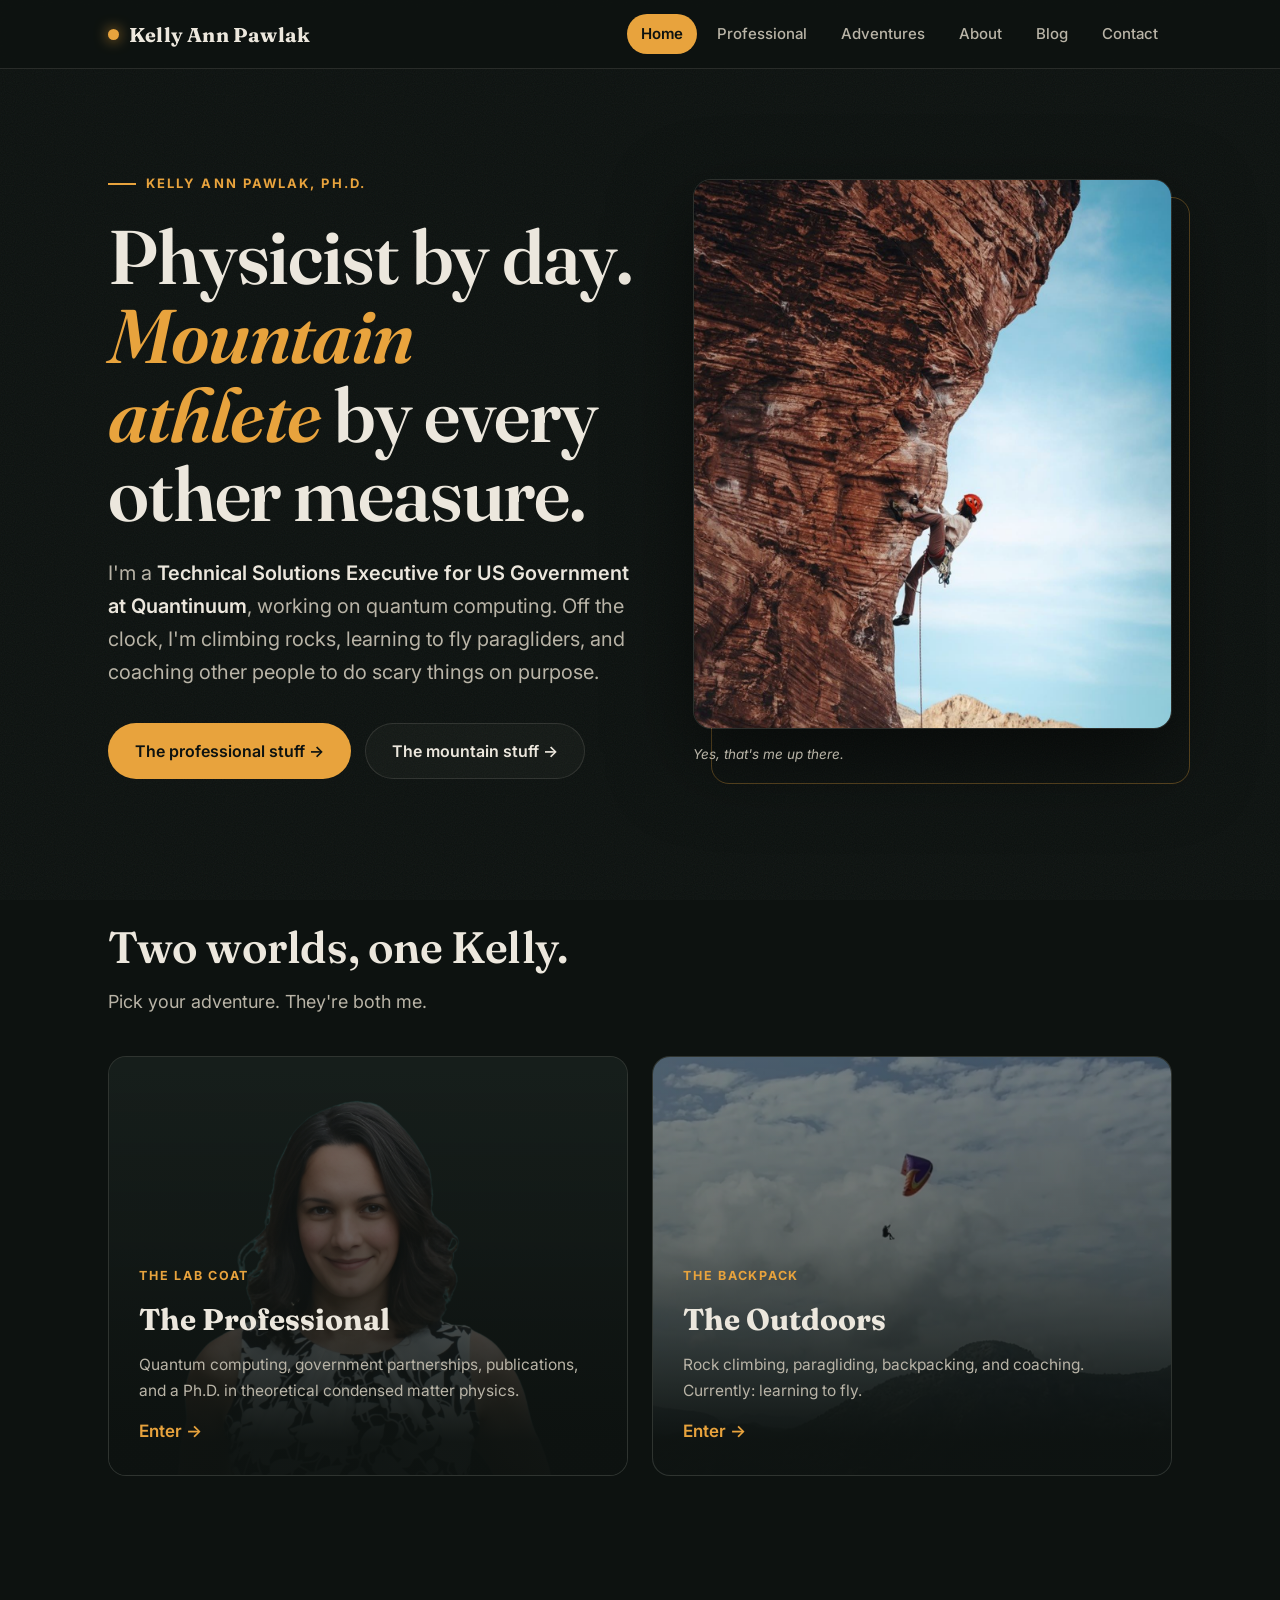
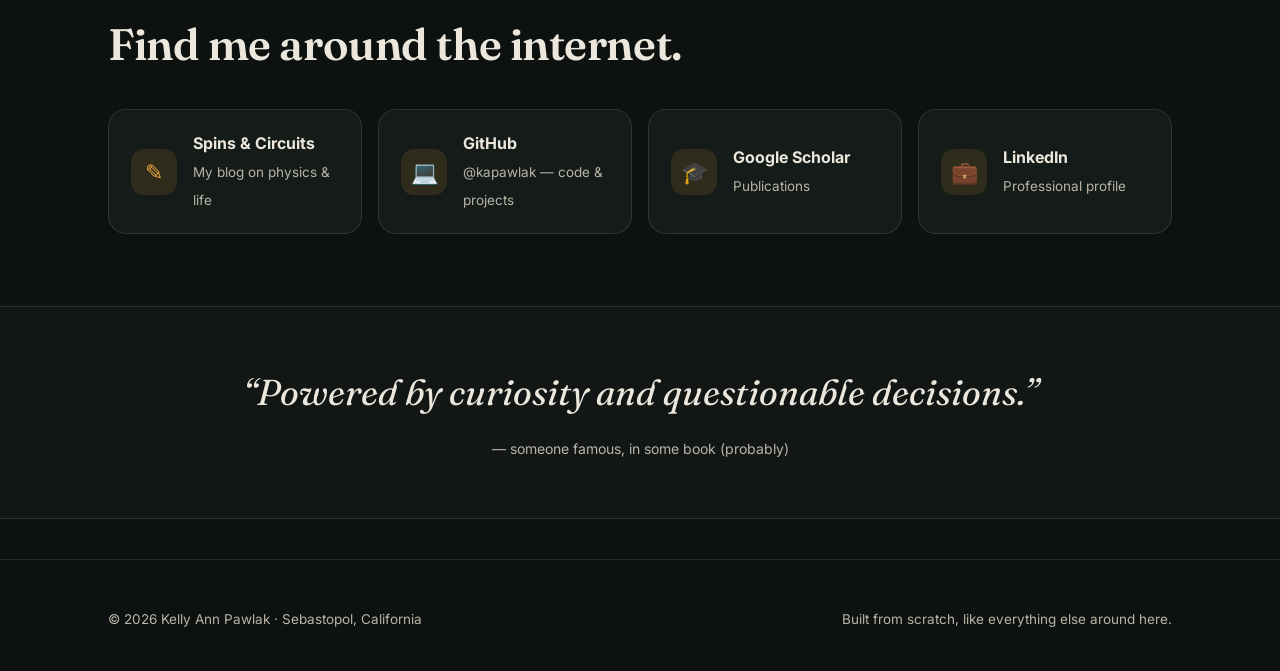
<file: index.html>
<!doctype html>
<html lang="en">
<head>
  <meta charset="utf-8">
  <meta name="viewport" content="width=device-width, initial-scale=1">
  <title>Kelly Ann Pawlak, Ph.D. — Quantum physicist & mountain athlete</title>
  <meta name="description" content="Kelly Ann Pawlak, Ph.D.: quantum computing at Quantinuum, rock climber, paraglider pilot, coach. Physicist by day, mountain athlete by every other measure.">
  <link rel="canonical" href="https://kellyannpawlak.com/">
  <meta property="og:type" content="website">
  <meta property="og:title" content="Kelly Ann Pawlak, Ph.D.">
  <meta property="og:description" content="Quantum computing at Quantinuum. Rock climber, paraglider pilot, coach. Physicist by day, mountain athlete by every other measure.">
  <meta property="og:url" content="https://kellyannpawlak.com/">
  <meta property="og:image" content="https://kellyannpawlak.com/assets/climbing-redrock.jpg">
  <meta name="twitter:card" content="summary_large_image">
  <link rel="icon" href="data:image/svg+xml,%3Csvg xmlns='http://www.w3.org/2000/svg' viewBox='0 0 64 64'%3E%3Ccircle cx='32' cy='32' r='30' fill='%230d1210'/%3E%3Ccircle cx='32' cy='32' r='12' fill='none' stroke='%23e8a33d' stroke-width='5'/%3E%3Ccircle cx='32' cy='32' r='3' fill='%23e8a33d'/%3E%3C/svg%3E">
  <link rel="preconnect" href="https://fonts.googleapis.com">
  <link rel="preconnect" href="https://fonts.gstatic.com" crossorigin>
  <link href="https://fonts.googleapis.com/css2?family=Fraunces:ital,opsz,wght@0,9..144,400..700;1,9..144,400..700&family=Inter:wght@400;500;600;700&display=swap" rel="stylesheet">
  <link rel="stylesheet" href="style.css">
</head>
<body>

<nav class="nav">
  <div class="nav-inner">
    <a class="brand" href="index.html"><span class="dot"></span>Kelly Ann Pawlak</a>
    <button class="nav-toggle" aria-label="Menu">&#9776;</button>
    <div class="nav-links">
      <a href="index.html" class="active">Home</a>
      <a href="professional.html">Professional</a>
      <a href="adventures.html">Adventures</a>
      <a href="about.html">About</a>
      <a href="https://blog.kellyannpawlak.com">Blog</a>
      <a href="contact.html">Contact</a>
    </div>
  </div>
</nav>

<header class="hero">
  <div class="wrap hero-grid">
    <div class="reveal">
      <span class="eyebrow">Kelly Ann Pawlak, Ph.D.</span>
      <h1>Physicist by day.<br><em>Mountain athlete</em> by every other measure.</h1>
      <p class="lede">I'm a <strong>Technical Solutions Executive for US Government at Quantinuum</strong>, working on quantum computing. Off the clock, I'm climbing rocks, learning to fly paragliders, and coaching other people to do scary things on purpose.</p>
      <div class="btn-row">
        <a class="btn btn-solid" href="professional.html">The professional stuff &rarr;</a>
        <a class="btn btn-ghost" href="adventures.html">The mountain stuff &rarr;</a>
      </div>
    </div>
    <div class="hero-photo reveal">
      <img src="assets/climbing-redrock.jpg" alt="Kelly lead climbing on red sandstone">
      <p class="photo-caption">Yes, that's me up there.</p>
    </div>
  </div>
</header>

<main>
  <section class="section">
    <div class="wrap">
      <div class="section-head reveal">
        <h2>Two worlds, one Kelly.</h2>
        <p class="section-sub">Pick your adventure. They're both me.</p>
      </div>
      <div class="split">
        <a class="world-card reveal" href="professional.html">
          <img src="assets/kelly-headshot.png" alt="Portrait of Kelly Ann Pawlak">
          <span class="shade"></span>
          <div class="copy">
            <div class="kicker">The lab coat</div>
            <h3>The Professional</h3>
            <p>Quantum computing, government partnerships, publications, and a Ph.D. in theoretical condensed matter physics.</p>
            <span class="go">Enter &rarr;</span>
          </div>
        </a>
        <a class="world-card reveal" href="adventures.html">
          <img src="assets/paragliding-turkey-poster.jpg" alt="Kelly paragliding over the Blue Lagoon in Ölüdeniz, Türkiye" style="object-position: center 30%;">
          <span class="shade"></span>
          <div class="copy">
            <div class="kicker">The backpack</div>
            <h3>The Outdoors</h3>
            <p>Rock climbing, paragliding, backpacking, and coaching. Currently: learning to fly.</p>
            <span class="go">Enter &rarr;</span>
          </div>
        </a>
      </div>
    </div>
  </section>

  <section class="section">
    <div class="wrap">
      <div class="section-head reveal">
        <h2>Find me around the internet.</h2>
      </div>
      <div class="link-grid">
        <a class="link-card reveal" href="https://blog.kellyannpawlak.com">
          <span class="icon">&#9998;</span>
          <span class="t"><b>Spins &amp; Circuits</b><span>My blog on physics &amp; life</span></span>
        </a>
        <a class="link-card reveal" href="https://github.com/kapawlak">
          <span class="icon">&#128187;</span>
          <span class="t"><b>GitHub</b><span>@kapawlak — code &amp; projects</span></span>
        </a>
        <a class="link-card reveal" href="https://scholar.google.com/citations?user=NFzO_FUAAAAJ&hl=en">
          <span class="icon">&#127891;</span>
          <span class="t"><b>Google Scholar</b><span>Publications</span></span>
        </a>
        <a class="link-card reveal" href="https://www.linkedin.com/in/kellyannpawlak">
          <span class="icon">&#128188;</span>
          <span class="t"><b>LinkedIn</b><span>Professional profile</span></span>
        </a>
      </div>
    </div>
  </section>

  <div class="quote-strip reveal">
    <div class="wrap">
      <blockquote>&ldquo;Powered by curiosity and questionable decisions.&rdquo;</blockquote>
      <cite>&mdash; someone famous, in some book (probably)</cite>
    </div>
  </div>
</main>

<footer>
  <div class="wrap foot">
    <small>&copy; 2026 Kelly Ann Pawlak &middot; Sebastopol, California</small>
    <small>Built from scratch, like everything else around here.</small>
  </div>
</footer>

<script src="site.js"></script>
</body>
</html>
</file>
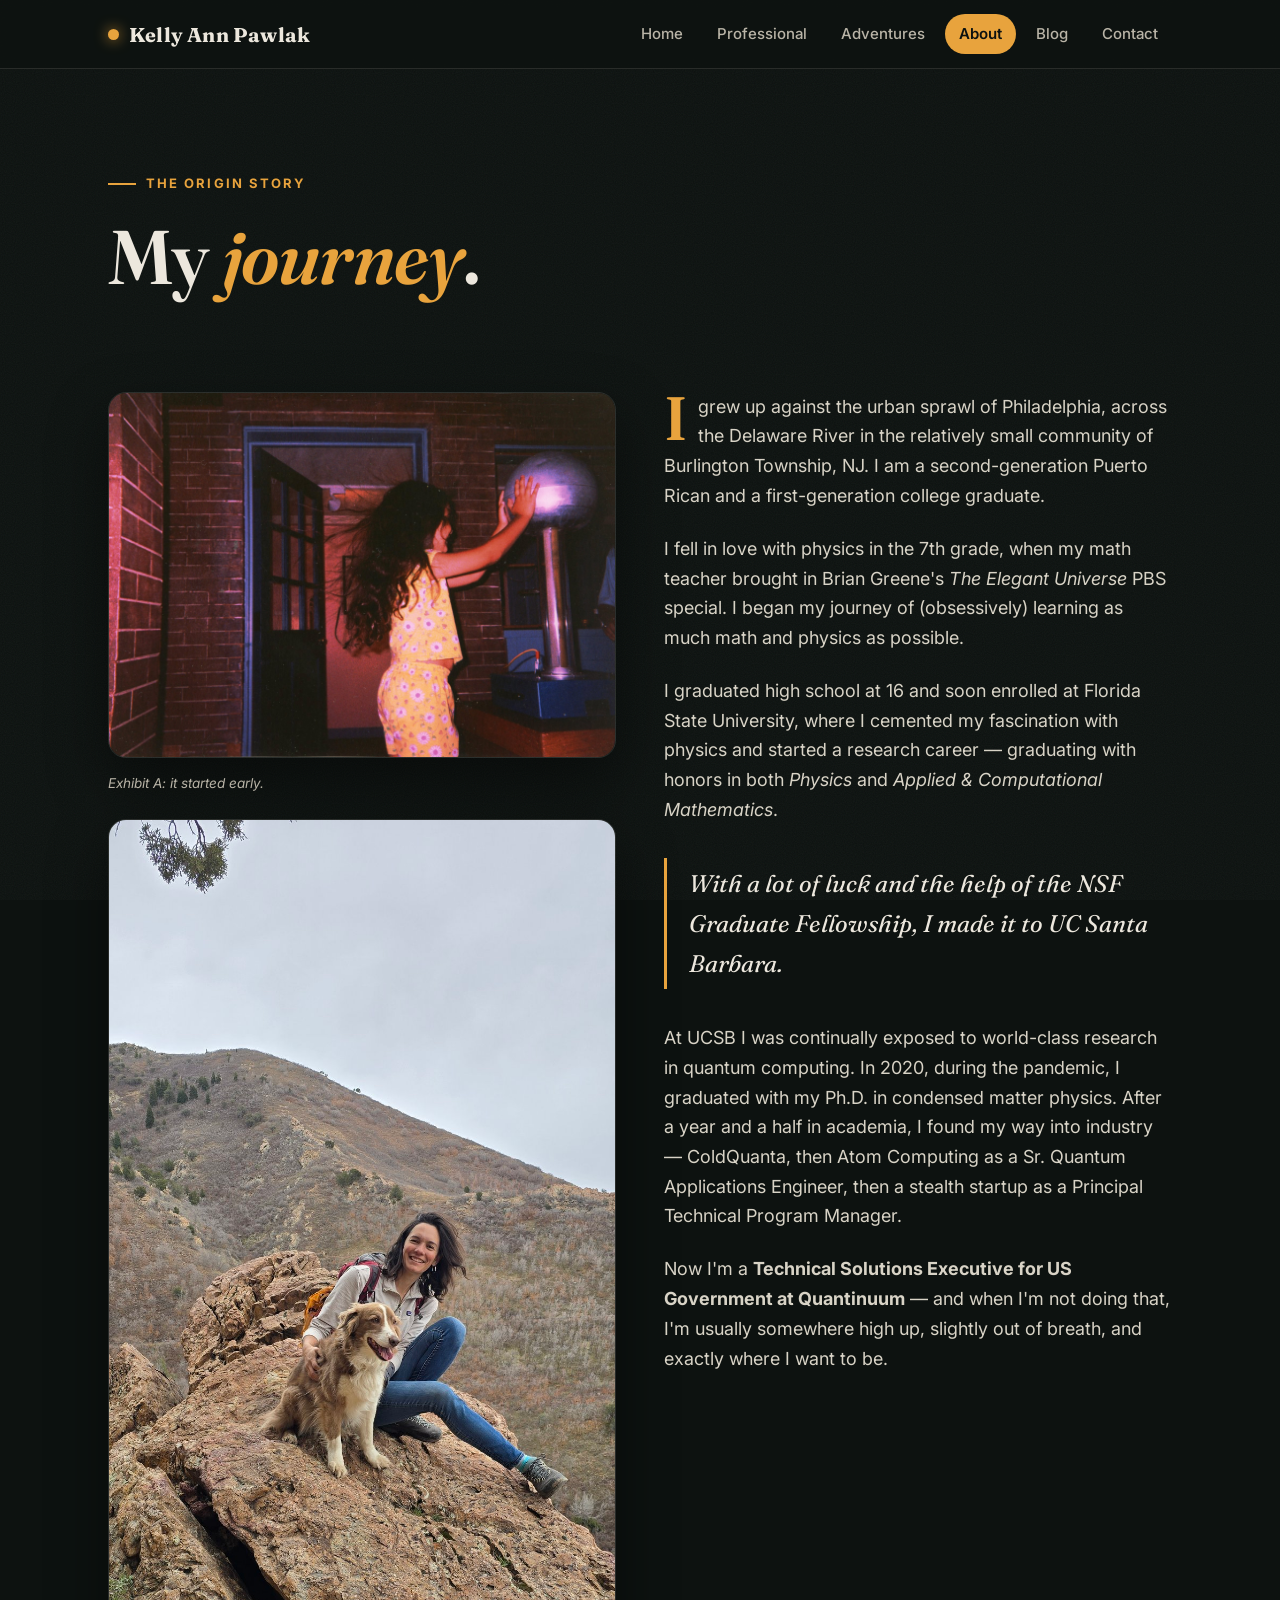
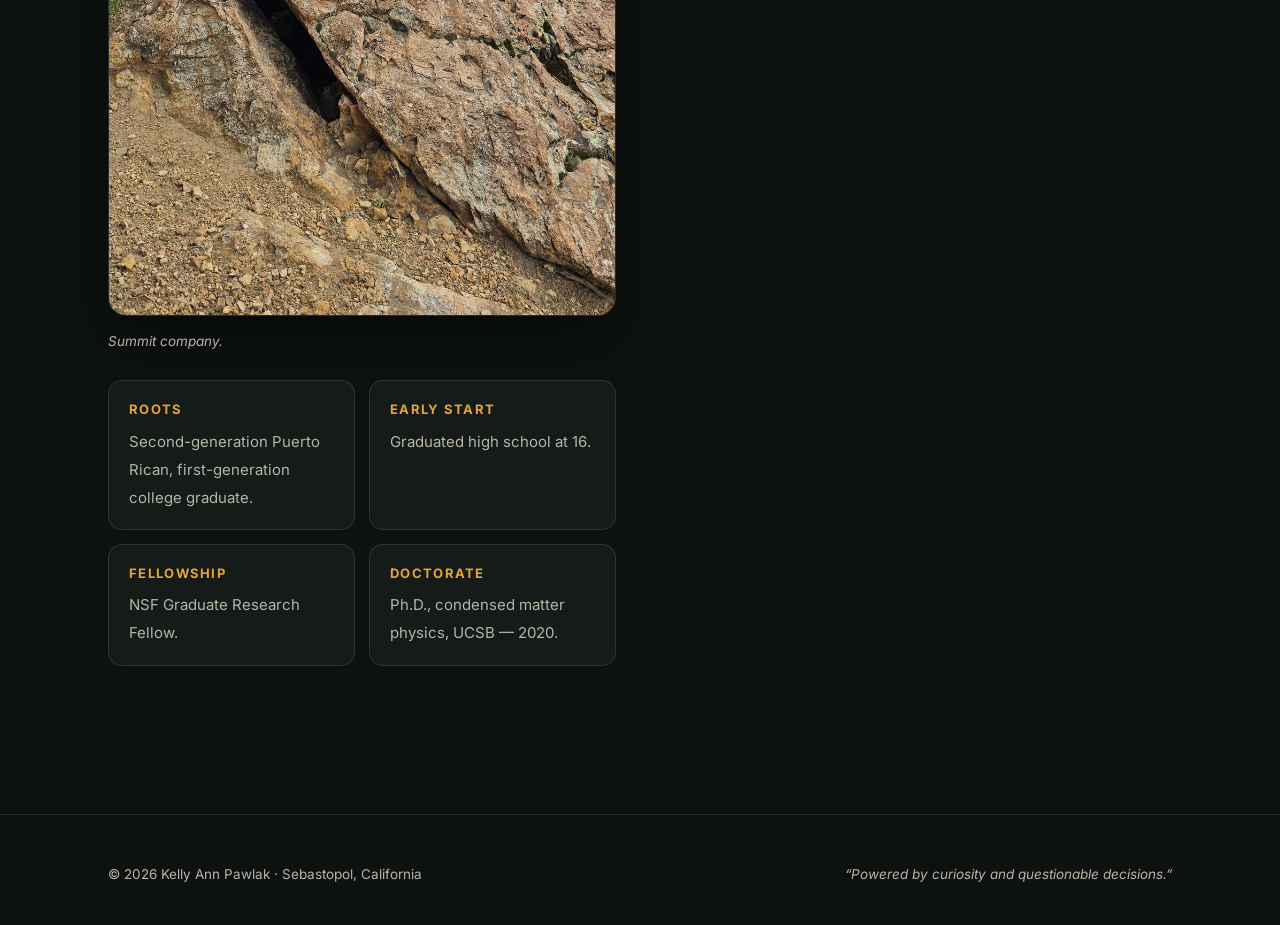
<file: about.html>
<!doctype html>
<html lang="en">
<head>
  <meta charset="utf-8">
  <meta name="viewport" content="width=device-width, initial-scale=1">
  <title>About — Kelly Ann Pawlak, Ph.D.</title>
  <meta name="description" content="The origin story: second-generation Puerto Rican, first-generation college graduate, high school at 16, Ph.D. in physics at 2020, now quantum computing at Quantinuum.">
  <link rel="canonical" href="https://kellyannpawlak.com/about.html">
  <meta property="og:title" content="About — Kelly Ann Pawlak, Ph.D.">
  <meta property="og:description" content="How a kid from Burlington Township, NJ ended up building quantum computers and climbing mountains.">
  <link rel="icon" href="data:image/svg+xml,%3Csvg xmlns='http://www.w3.org/2000/svg' viewBox='0 0 64 64'%3E%3Ccircle cx='32' cy='32' r='30' fill='%230d1210'/%3E%3Ccircle cx='32' cy='32' r='12' fill='none' stroke='%23e8a33d' stroke-width='5'/%3E%3Ccircle cx='32' cy='32' r='3' fill='%23e8a33d'/%3E%3C/svg%3E">
  <link rel="preconnect" href="https://fonts.googleapis.com">
  <link rel="preconnect" href="https://fonts.gstatic.com" crossorigin>
  <link href="https://fonts.googleapis.com/css2?family=Fraunces:ital,opsz,wght@0,9..144,400..700;1,9..144,400..700&family=Inter:wght@400;500;600;700&display=swap" rel="stylesheet">
  <link rel="stylesheet" href="style.css">
</head>
<body>

<nav class="nav">
  <div class="nav-inner">
    <a class="brand" href="index.html"><span class="dot"></span>Kelly Ann Pawlak</a>
    <button class="nav-toggle" aria-label="Menu">&#9776;</button>
    <div class="nav-links">
      <a href="index.html">Home</a>
      <a href="professional.html">Professional</a>
      <a href="adventures.html">Adventures</a>
      <a href="about.html" class="active">About</a>
      <a href="https://blog.kellyannpawlak.com">Blog</a>
      <a href="contact.html">Contact</a>
    </div>
  </div>
</nav>

<header class="hero">
  <div class="wrap">
    <div class="reveal" style="max-width: 46em;">
      <span class="eyebrow">The origin story</span>
      <h1>My <em>journey</em>.</h1>
    </div>
  </div>
</header>

<main>
  <section class="section" style="padding-top: 0;">
    <div class="wrap two-col">
      <div class="reveal">
        <img class="rounded-img" src="assets/littleme.jpg" alt="Kelly as a kid">
        <p class="photo-caption">Exhibit A: it started early.</p>
        <img class="rounded-img" src="assets/kelly-with-dog-summit.jpg" alt="Kelly with her dog on a summit" style="width: 100%; margin-top: 24px;">
        <p class="photo-caption">Summit company.</p>
        <div class="fact-list" style="margin-top: 28px;">
          <div class="fact"><b>Roots</b><span>Second-generation Puerto Rican, first-generation college graduate.</span></div>
          <div class="fact"><b>Early start</b><span>Graduated high school at 16.</span></div>
          <div class="fact"><b>Fellowship</b><span>NSF Graduate Research Fellow.</span></div>
          <div class="fact"><b>Doctorate</b><span>Ph.D., condensed matter physics, UCSB &mdash; 2020.</span></div>
        </div>
      </div>
      <div class="prose reveal">
        <p>I grew up against the urban sprawl of Philadelphia, across the Delaware River in the relatively small community of Burlington Township, NJ. I am a second-generation Puerto Rican and a first-generation college graduate.</p>
        <p>I fell in love with physics in the 7th grade, when my math teacher brought in Brian Greene's <em>The Elegant Universe</em> PBS special. I began my journey of (obsessively) learning as much math and physics as possible.</p>
        <p>I graduated high school at 16 and soon enrolled at Florida State University, where I cemented my fascination with physics and started a research career &mdash; graduating with honors in both <em>Physics</em> and <em>Applied &amp; Computational Mathematics</em>.</p>
        <div class="pull">With a lot of luck and the help of the NSF Graduate Fellowship, I made it to UC Santa Barbara.</div>
        <p>At UCSB I was continually exposed to world-class research in quantum computing. In 2020, during the pandemic, I graduated with my Ph.D. in condensed matter physics. After a year and a half in academia, I found my way into industry &mdash; ColdQuanta, then Atom Computing as a Sr. Quantum Applications Engineer, then a stealth startup as a Principal Technical Program Manager.</p>
        <p>Now I'm a <strong>Technical Solutions Executive for US Government at Quantinuum</strong> &mdash; and when I'm not doing that, I'm usually somewhere high up, slightly out of breath, and exactly where I want to be.</p>
      </div>
    </div>
  </section>
</main>

<footer>
  <div class="wrap foot">
    <small>&copy; 2026 Kelly Ann Pawlak &middot; Sebastopol, California</small>
    <small class="joke">&ldquo;Powered by curiosity and questionable decisions.&rdquo;</small>
  </div>
</footer>

<script src="site.js"></script>
</body>
</html>
</file>
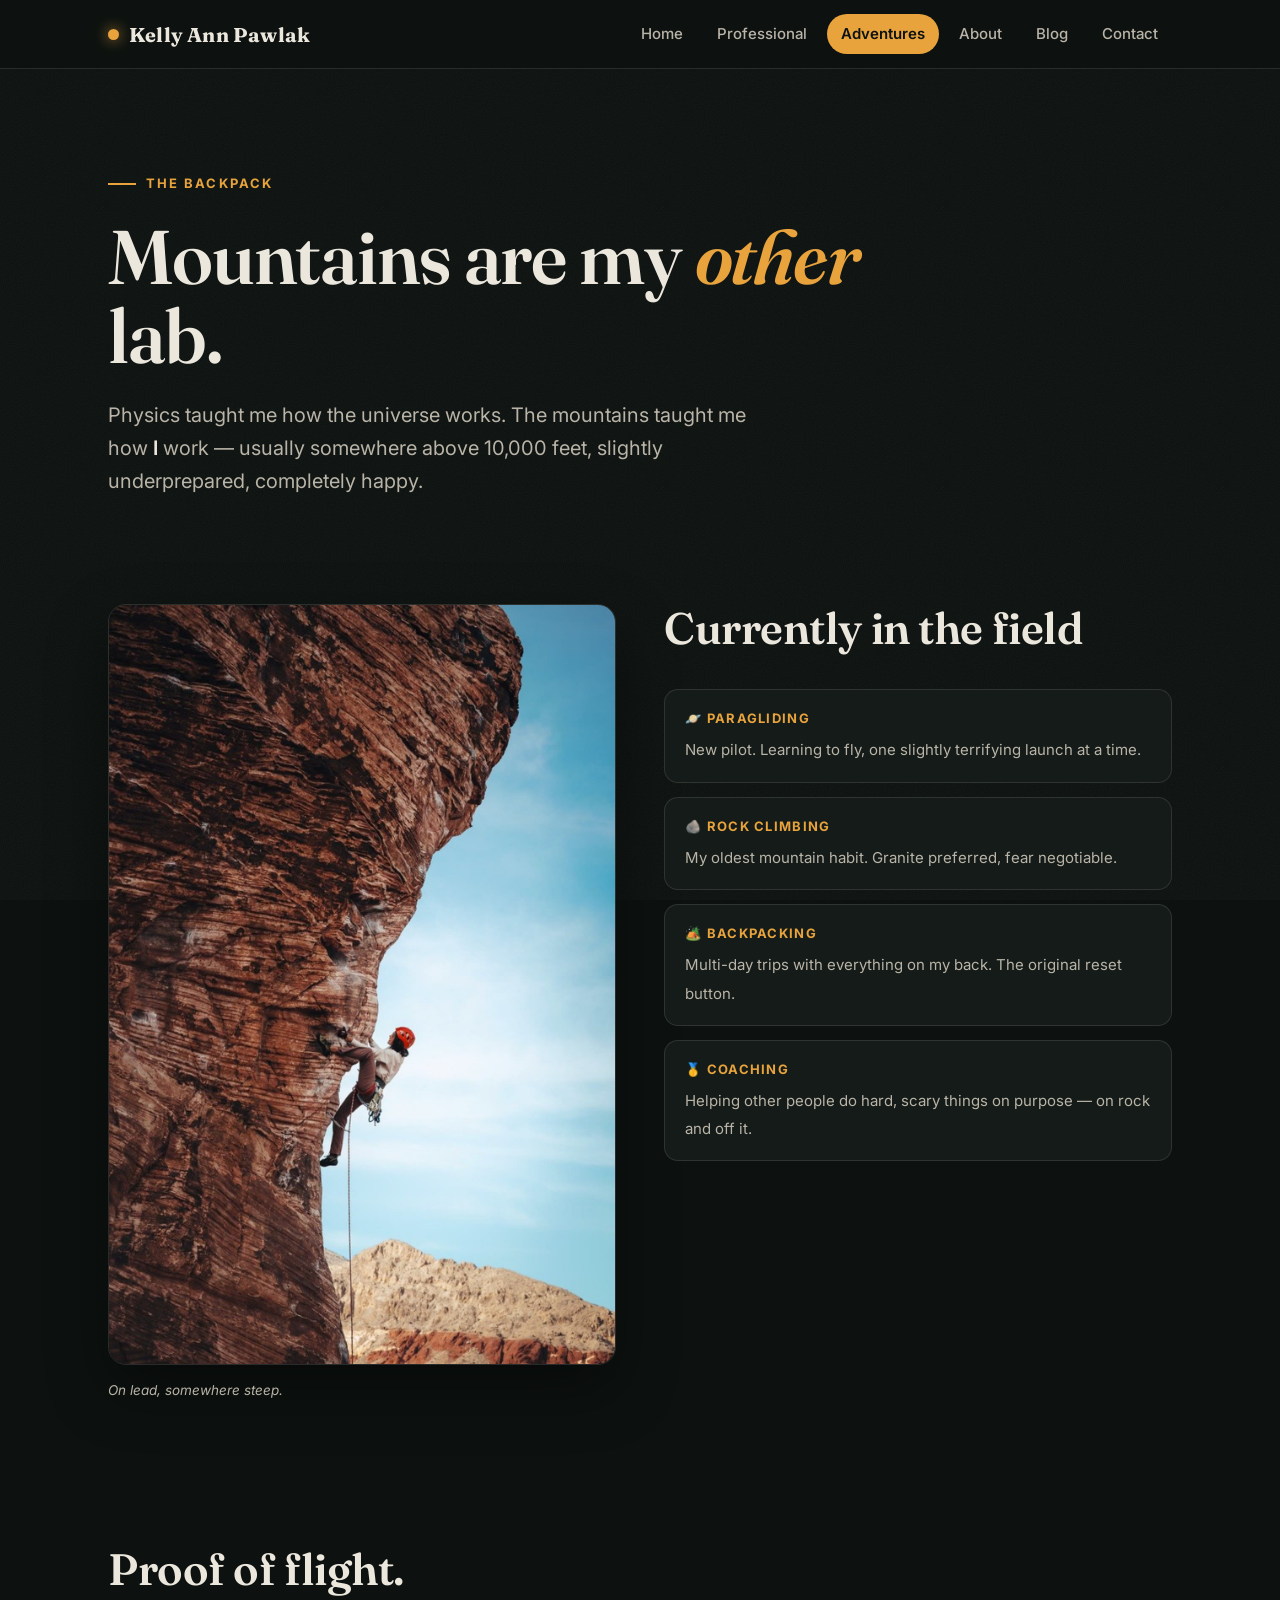
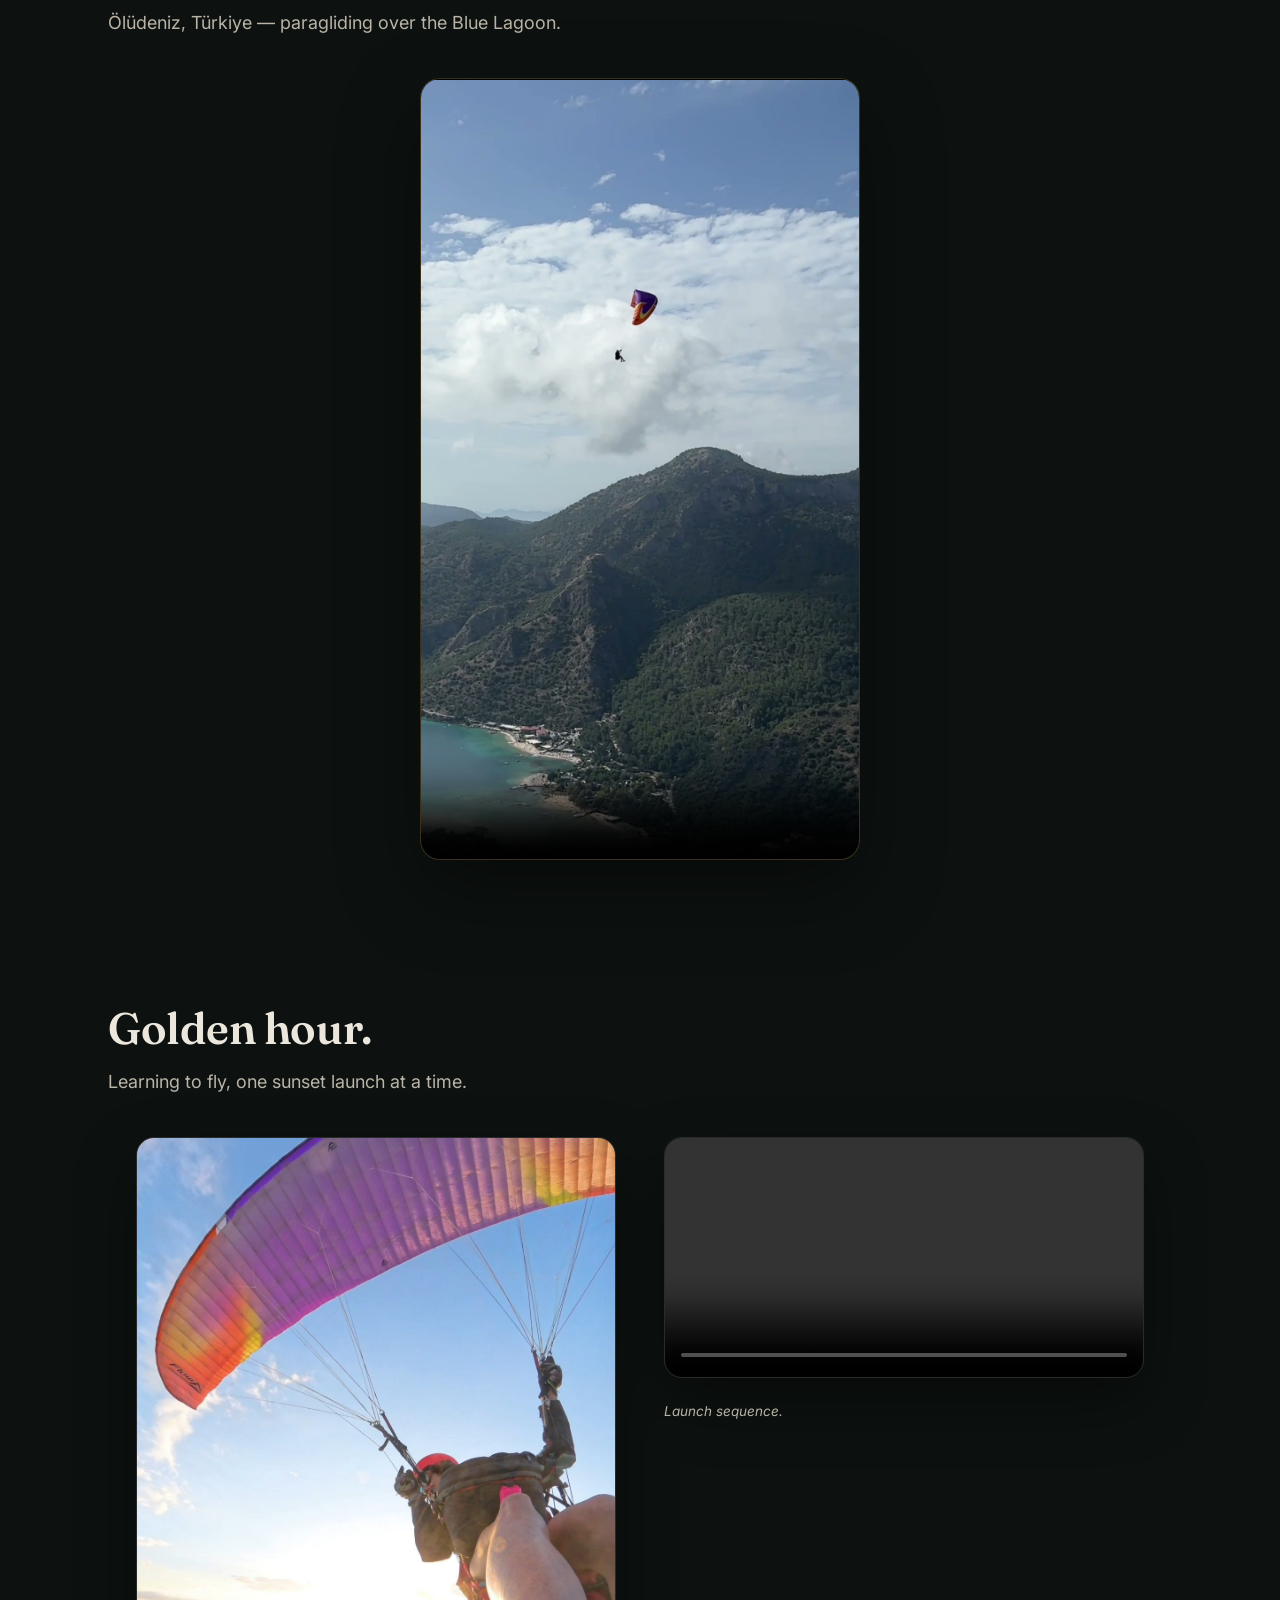
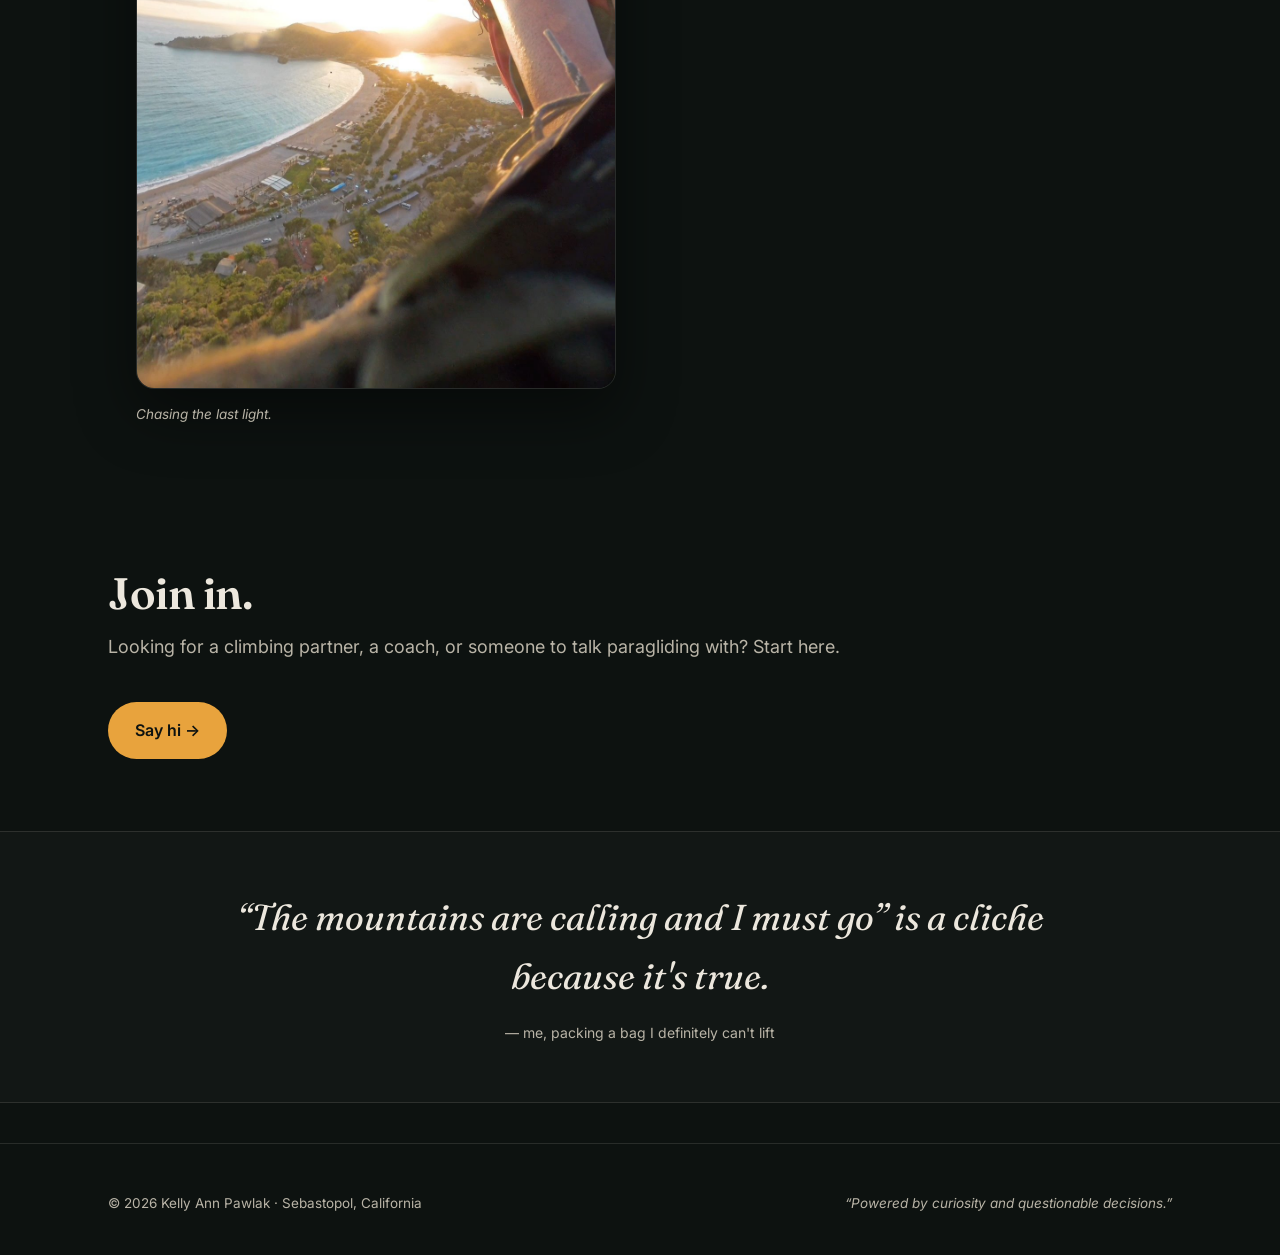
<file: adventures.html>
<!doctype html>
<html lang="en">
<head>
  <meta charset="utf-8">
  <meta name="viewport" content="width=device-width, initial-scale=1">
  <title>Adventures — Kelly Ann Pawlak</title>
  <meta name="description" content="Kelly Ann Pawlak off the clock: rock climber, paraglider pilot, backpacker, coach.">
  <link rel="canonical" href="https://kellyannpawlak.com/adventures.html">
  <meta property="og:title" content="Adventures — Kelly Ann Pawlak">
  <meta property="og:description" content="Rock climber, paraglider pilot, backpacker, coach. The adventure files.">
  <link rel="icon" href="data:image/svg+xml,%3Csvg xmlns='http://www.w3.org/2000/svg' viewBox='0 0 64 64'%3E%3Ccircle cx='32' cy='32' r='30' fill='%230d1210'/%3E%3Ccircle cx='32' cy='32' r='12' fill='none' stroke='%23e8a33d' stroke-width='5'/%3E%3Ccircle cx='32' cy='32' r='3' fill='%23e8a33d'/%3E%3C/svg%3E">
  <link rel="preconnect" href="https://fonts.googleapis.com">
  <link rel="preconnect" href="https://fonts.gstatic.com" crossorigin>
  <link href="https://fonts.googleapis.com/css2?family=Fraunces:ital,opsz,wght@0,9..144,400..700;1,9..144,400..700&family=Inter:wght@400;500;600;700&display=swap" rel="stylesheet">
  <link rel="stylesheet" href="style.css">
</head>
<body>

<nav class="nav">
  <div class="nav-inner">
    <a class="brand" href="index.html"><span class="dot"></span>Kelly Ann Pawlak</a>
    <button class="nav-toggle" aria-label="Menu">&#9776;</button>
    <div class="nav-links">
      <a href="index.html">Home</a>
      <a href="professional.html">Professional</a>
      <a href="adventures.html" class="active">Adventures</a>
      <a href="about.html">About</a>
      <a href="https://blog.kellyannpawlak.com">Blog</a>
      <a href="contact.html">Contact</a>
    </div>
  </div>
</nav>

<header class="hero">
  <div class="wrap">
    <div class="reveal" style="max-width: 46em;">
      <span class="eyebrow">The backpack</span>
      <h1>Mountains are my <em>other</em> lab.</h1>
      <p class="lede">Physics taught me how the universe works. The mountains taught me how <strong>I</strong> work &mdash; usually somewhere above 10,000 feet, slightly underprepared, completely happy.</p>
    </div>
  </div>
</header>

<main>
  <section class="section" style="padding-top: 0;">
    <div class="wrap two-col">
      <div class="reveal">
        <img class="rounded-img" src="assets/climbing-redrock.jpg" alt="Kelly lead climbing on red sandstone">
        <p class="photo-caption">On lead, somewhere steep.</p>
      </div>
      <div class="reveal">
        <h2>Currently in the field</h2>
        <div class="fact-list" style="grid-template-columns: 1fr;">
          <div class="fact"><b>&#129680; Paragliding</b><span>New pilot. Learning to fly, one slightly terrifying launch at a time.</span></div>
          <div class="fact"><b>&#129704; Rock climbing</b><span>My oldest mountain habit. Granite preferred, fear negotiable.</span></div>
          <div class="fact"><b>&#127957;&#65039; Backpacking</b><span>Multi-day trips with everything on my back. The original reset button.</span></div>
          <div class="fact"><b>&#129351; Coaching</b><span>Helping other people do hard, scary things on purpose &mdash; on rock and off it.</span></div>
        </div>
      </div>
    </div>
  </section>

  <section class="section">
    <div class="wrap">
      <div class="section-head reveal">
        <h2>Proof of flight.</h2>
        <p class="section-sub">&Ouml;l&uuml;deniz, T&uuml;rkiye &mdash; paragliding over the Blue Lagoon.</p>
      </div>
      <div class="video-feature reveal">
        <video controls autoplay muted loop playsinline preload="metadata" poster="assets/paragliding-turkey-poster.jpg">
          <source src="assets/paragliding-turkey.mp4" type="video/mp4">
        </video>
      </div>
    </div>
  </section>

  <section class="section">
    <div class="wrap">
      <div class="section-head reveal">
        <h2>Golden hour.</h2>
        <p class="section-sub">Learning to fly, one sunset launch at a time.</p>
      </div>
      <div class="wrap two-col">
        <div class="reveal">
          <img class="rounded-img" src="assets/kelly-paragliding-sunset.jpg" alt="Kelly paragliding at sunset" style="width: 100%;">
          <p class="photo-caption">Chasing the last light.</p>
        </div>
        <div class="reveal">
          <video class="rounded-img" style="width: 100%;" controls autoplay muted loop playsinline preload="metadata">
            <source src="assets/kelly-paragliding-takeoff.mp4" type="video/mp4">
          </video>
          <p class="photo-caption">Launch sequence.</p>
        </div>
      </div>
    </div>
  </section>

  <section class="section">
    <div class="wrap">
      <div class="section-head reveal">
        <h2>Join in.</h2>
        <p class="section-sub">Looking for a climbing partner, a coach, or someone to talk paragliding with? Start here.</p>
      </div>
      <div class="btn-row reveal">
        <a class="btn btn-solid" href="contact.html">Say hi &rarr;</a>
      </div>
    </div>
  </section>

  <div class="quote-strip reveal">
    <div class="wrap">
      <blockquote>&ldquo;The mountains are calling and I must go&rdquo; is a cliche because it's <em>true</em>.</blockquote>
      <cite>&mdash; me, packing a bag I definitely can't lift</cite>
    </div>
  </div>
</main>

<footer>
  <div class="wrap foot">
    <small>&copy; 2026 Kelly Ann Pawlak &middot; Sebastopol, California</small>
    <small class="joke">&ldquo;Powered by curiosity and questionable decisions.&rdquo;</small>
  </div>
</footer>

<script src="site.js"></script>
</body>
</html>
</file>
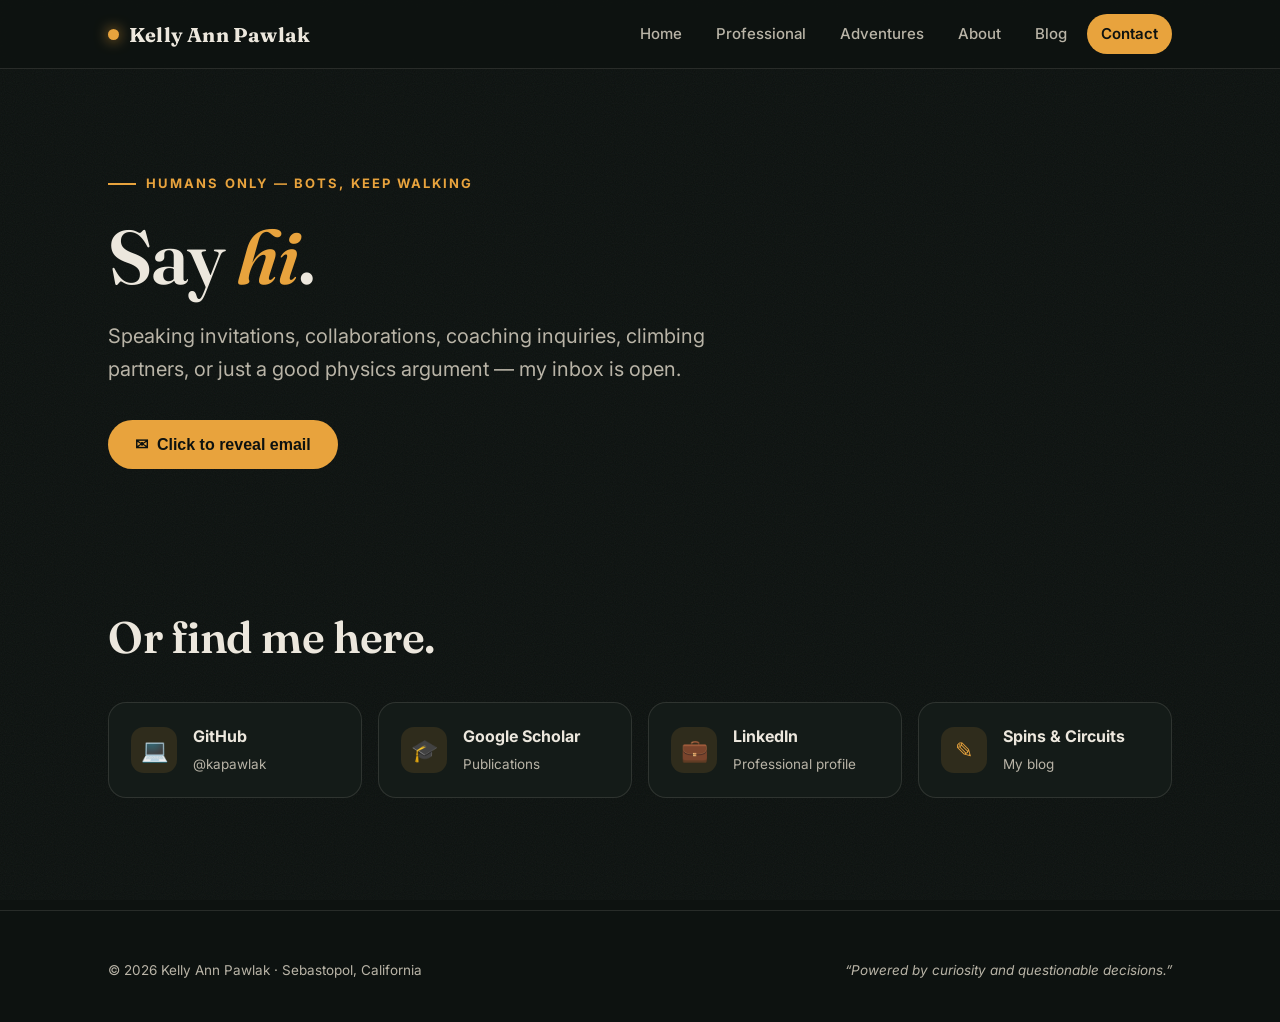
<file: contact.html>
<!doctype html>
<html lang="en">
<head>
  <meta charset="utf-8">
  <meta name="viewport" content="width=device-width, initial-scale=1">
  <title>Contact — Kelly Ann Pawlak, Ph.D.</title>
  <meta name="description" content="Get in touch with Kelly Ann Pawlak: email, LinkedIn, GitHub, Google Scholar, blog.">
  <link rel="canonical" href="https://kellyannpawlak.com/contact.html">
  <meta property="og:title" content="Contact — Kelly Ann Pawlak, Ph.D.">
  <link rel="icon" href="data:image/svg+xml,%3Csvg xmlns='http://www.w3.org/2000/svg' viewBox='0 0 64 64'%3E%3Ccircle cx='32' cy='32' r='30' fill='%230d1210'/%3E%3Ccircle cx='32' cy='32' r='12' fill='none' stroke='%23e8a33d' stroke-width='5'/%3E%3Ccircle cx='32' cy='32' r='3' fill='%23e8a33d'/%3E%3C/svg%3E">
  <link rel="preconnect" href="https://fonts.googleapis.com">
  <link rel="preconnect" href="https://fonts.gstatic.com" crossorigin>
  <link href="https://fonts.googleapis.com/css2?family=Fraunces:ital,opsz,wght@0,9..144,400..700;1,9..144,400..700&family=Inter:wght@400;500;600;700&display=swap" rel="stylesheet">
  <link rel="stylesheet" href="style.css">
</head>
<body>

<nav class="nav">
  <div class="nav-inner">
    <a class="brand" href="index.html"><span class="dot"></span>Kelly Ann Pawlak</a>
    <button class="nav-toggle" aria-label="Menu">&#9776;</button>
    <div class="nav-links">
      <a href="index.html">Home</a>
      <a href="professional.html">Professional</a>
      <a href="adventures.html">Adventures</a>
      <a href="about.html">About</a>
      <a href="https://blog.kellyannpawlak.com">Blog</a>
      <a href="contact.html" class="active">Contact</a>
    </div>
  </div>
</nav>

<header class="hero">
  <div class="wrap">
    <div class="reveal" style="max-width: 46em;">
      <span class="eyebrow">Humans only &mdash; bots, keep walking</span>
      <h1>Say <em>hi</em>.</h1>
      <p class="lede">Speaking invitations, collaborations, coaching inquiries, climbing partners, or just a good physics argument &mdash; my inbox is open.</p>
      <div class="btn-row">
        <button class="btn btn-solid" id="email-reveal" type="button">&#9993;&nbsp; Click to reveal email</button>
      </div>
      <script>
      document.getElementById('email-reveal').addEventListener('click', function () {
        var u = 'kelly' + '.a.paw' + 'lak', d = 'gmail' + '.com';
        var a = u + '@' + d;
        var link = document.createElement('a');
        link.className = 'btn btn-solid';
        link.href = 'mailto:' + a;
        link.innerHTML = '&#9993;&nbsp; ' + a;
        this.replaceWith(link);
      });
      </script>
    </div>
  </div>
</header>

<main>
  <section class="section">
    <div class="wrap">
      <div class="section-head reveal">
        <h2>Or find me here.</h2>
      </div>
      <div class="link-grid">
        <a class="link-card reveal" href="https://github.com/kapawlak">
          <span class="icon">&#128187;</span>
          <span class="t"><b>GitHub</b><span>@kapawlak</span></span>
        </a>
        <a class="link-card reveal" href="https://scholar.google.com/citations?user=NFzO_FUAAAAJ&hl=en">
          <span class="icon">&#127891;</span>
          <span class="t"><b>Google Scholar</b><span>Publications</span></span>
        </a>
        <a class="link-card reveal" href="https://www.linkedin.com/in/kellyannpawlak">
          <span class="icon">&#128188;</span>
          <span class="t"><b>LinkedIn</b><span>Professional profile</span></span>
        </a>
        <a class="link-card reveal" href="https://blog.kellyannpawlak.com">
          <span class="icon">&#9998;</span>
          <span class="t"><b>Spins &amp; Circuits</b><span>My blog</span></span>
        </a>
      </div>
    </div>
  </section>
</main>

<footer>
  <div class="wrap foot">
    <small>&copy; 2026 Kelly Ann Pawlak &middot; Sebastopol, California</small>
    <small class="joke">&ldquo;Powered by curiosity and questionable decisions.&rdquo;</small>
  </div>
</footer>

<script src="site.js"></script>
</body>
</html>
</file>
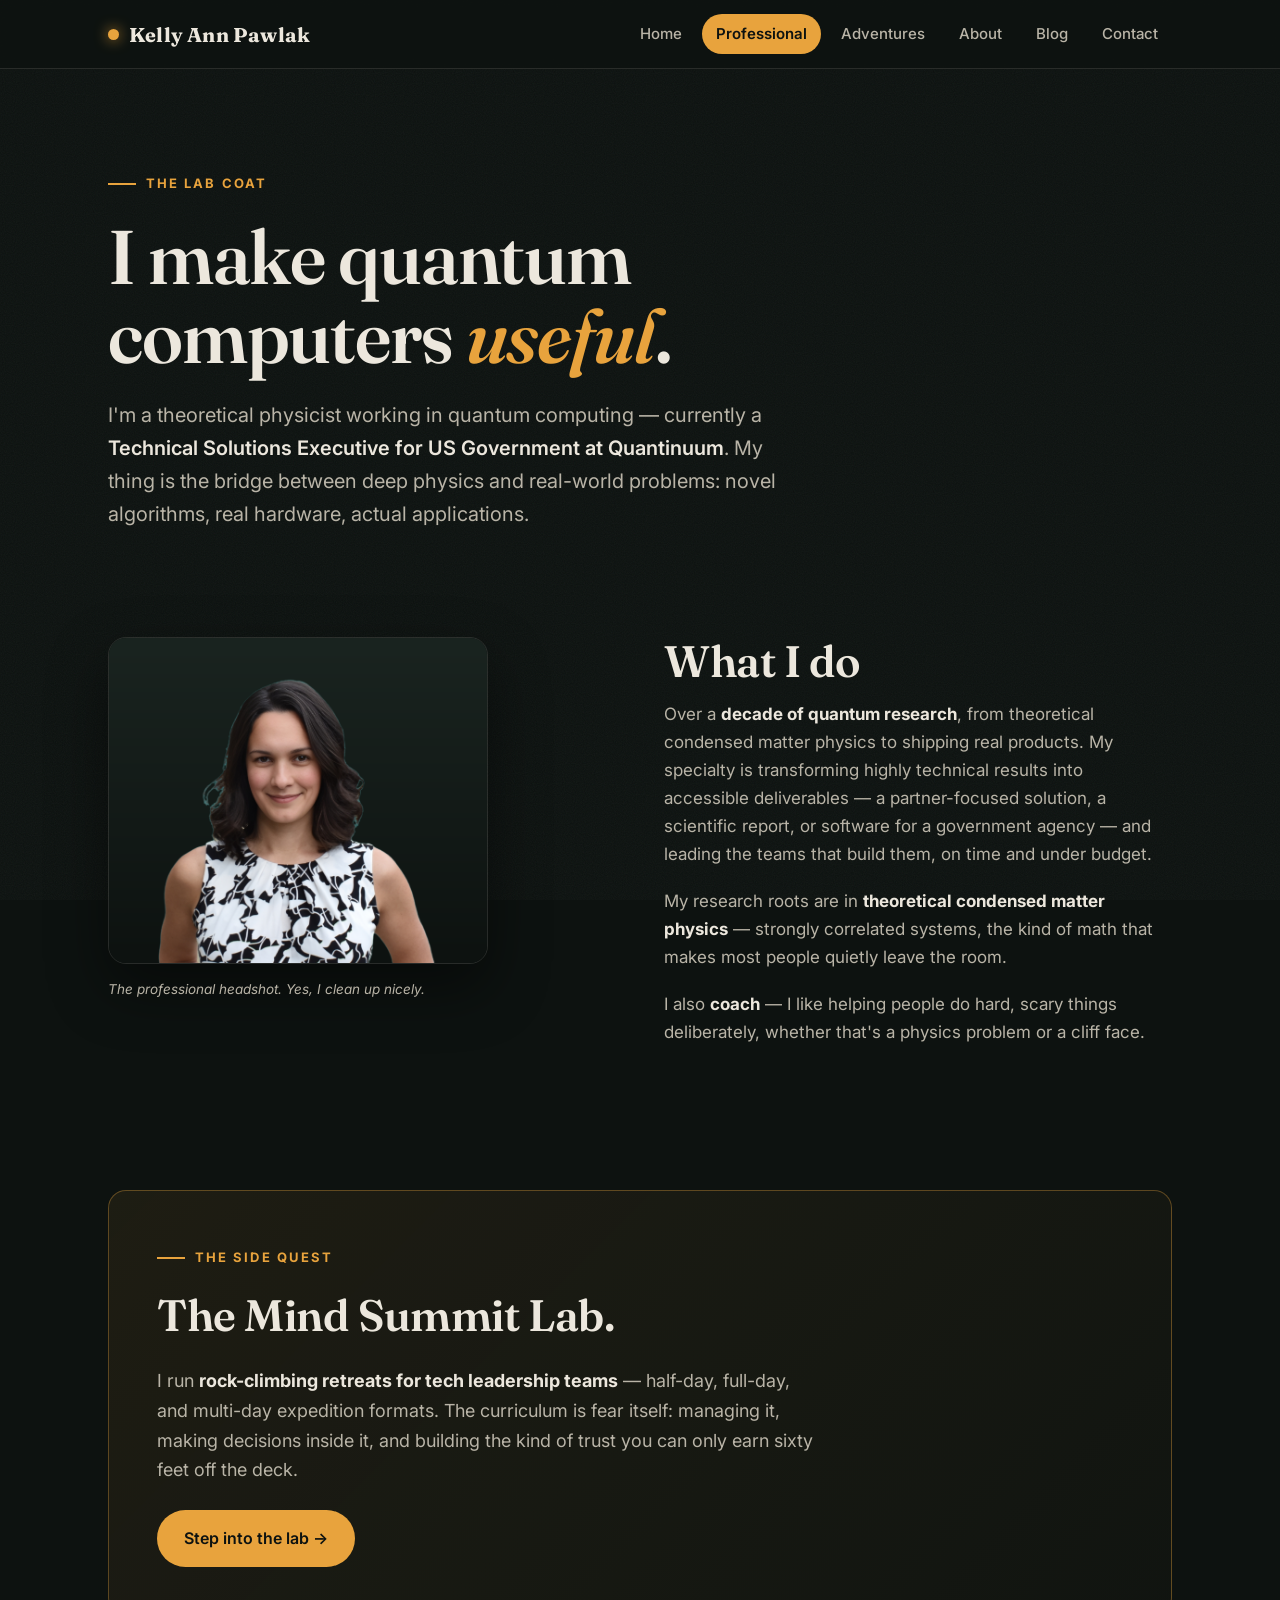
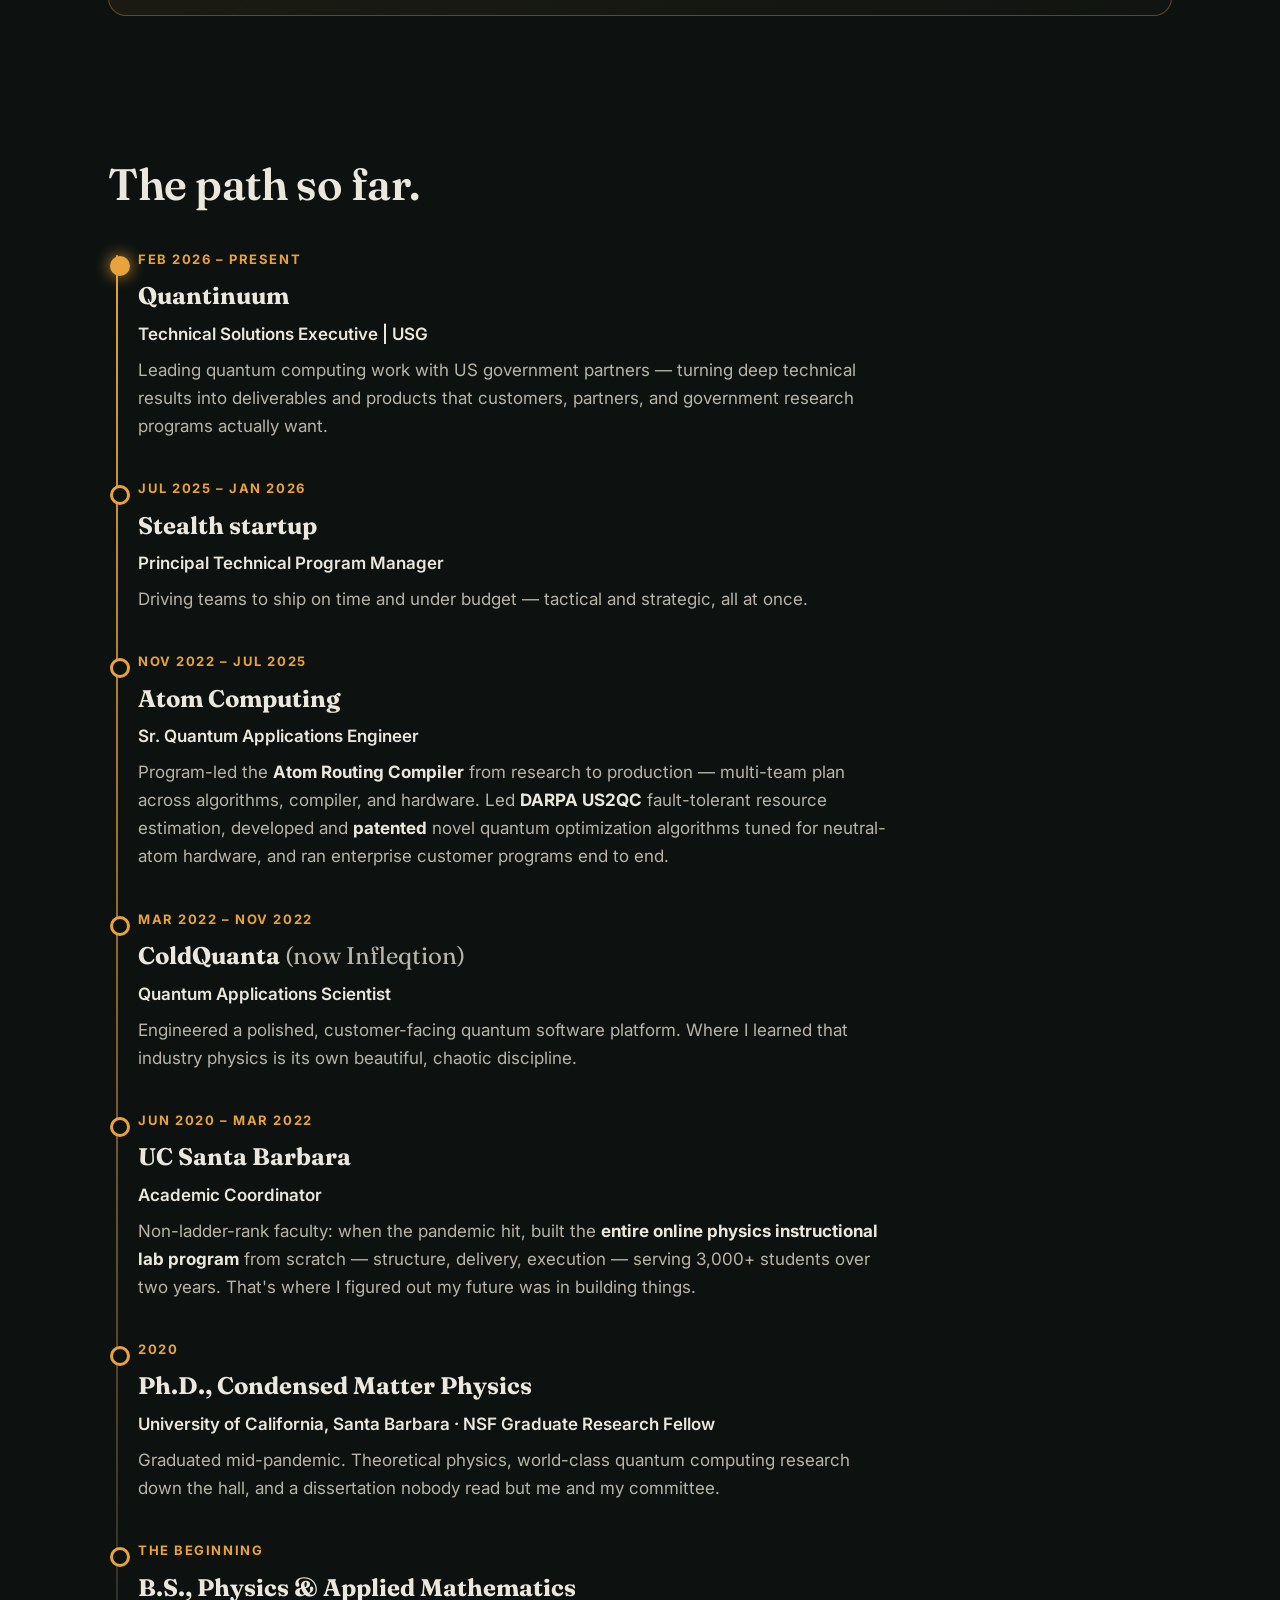
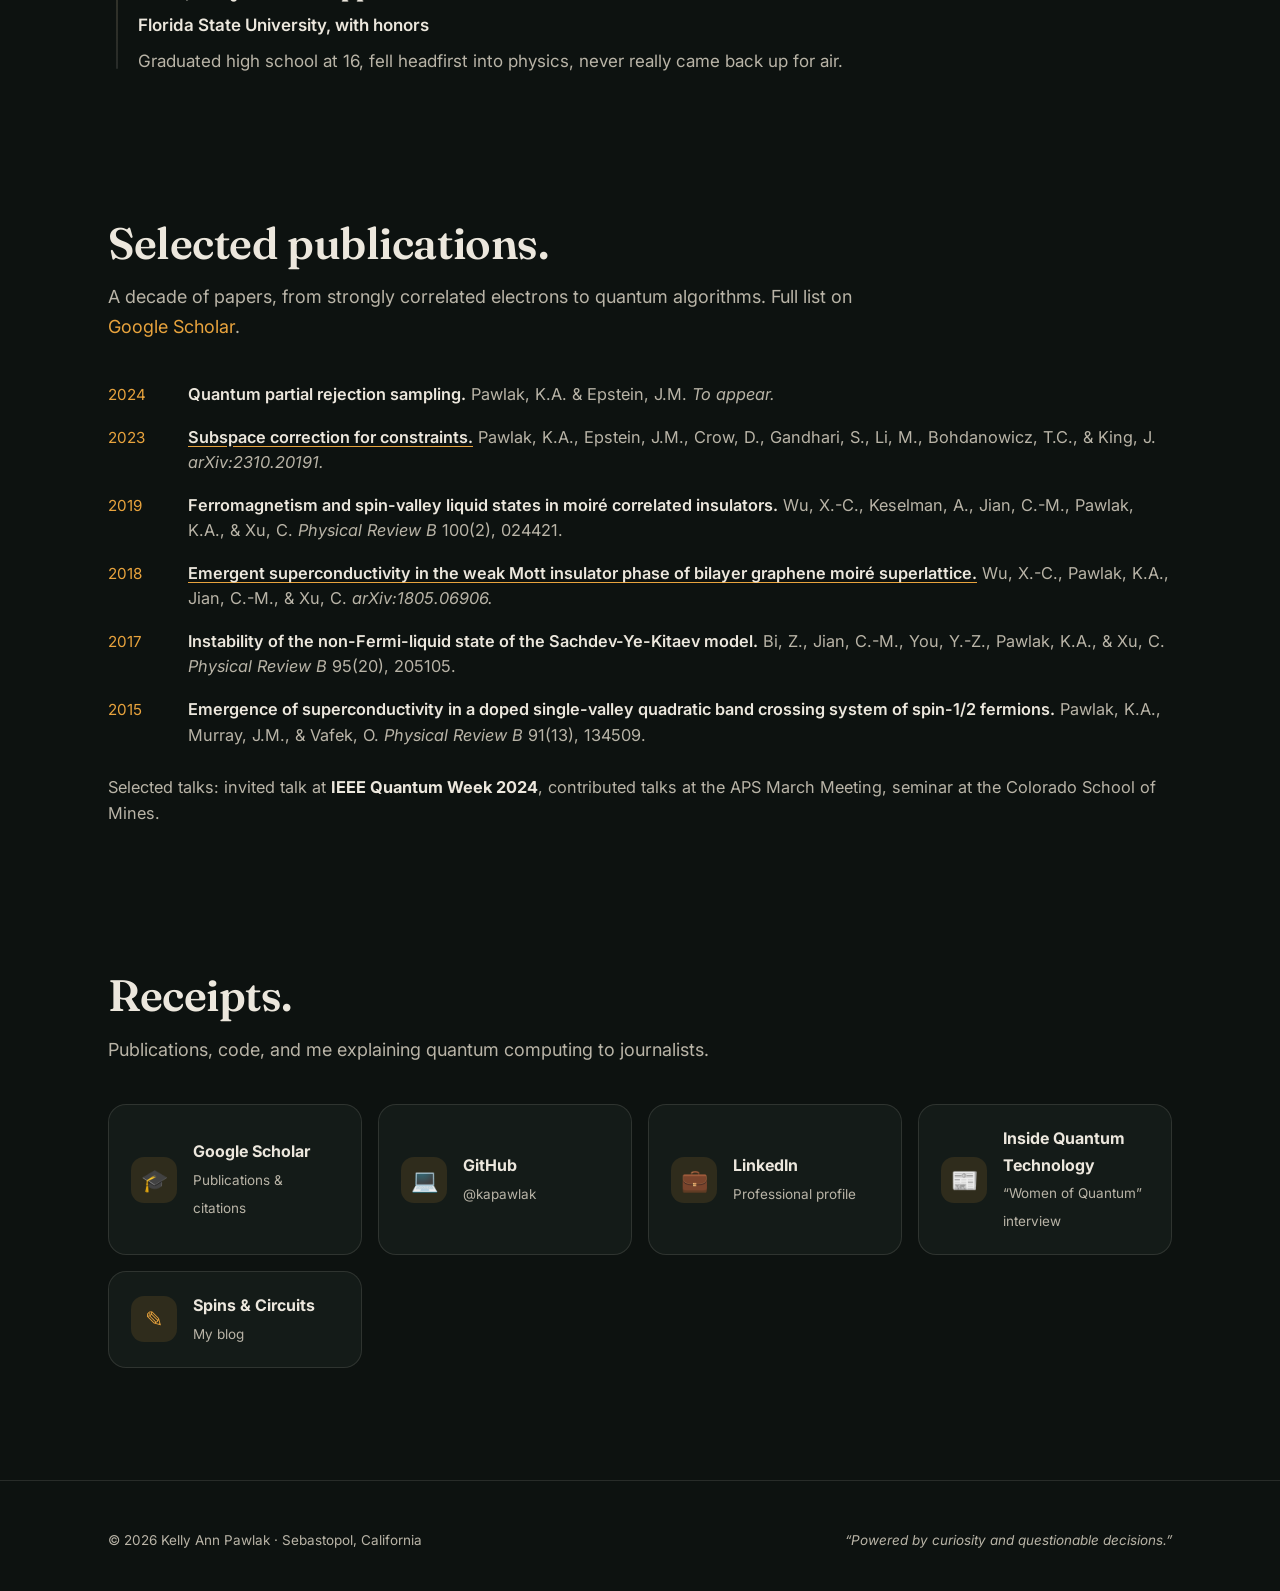
<file: professional.html>
<!doctype html>
<html lang="en">
<head>
  <meta charset="utf-8">
  <meta name="viewport" content="width=device-width, initial-scale=1">
  <title>Professional — Kelly Ann Pawlak, Ph.D.</title>
  <meta name="description" content="Kelly Ann Pawlak, Ph.D.: quantum computing at Quantinuum, previously Atom Computing and ColdQuanta. Ph.D. in theoretical condensed matter physics, UCSB 2020.">
  <link rel="canonical" href="https://kellyannpawlak.com/professional.html">
  <meta property="og:title" content="Professional — Kelly Ann Pawlak, Ph.D.">
  <meta property="og:description" content="Quantum computing at Quantinuum. Previously Atom Computing and ColdQuanta. Ph.D. theoretical condensed matter physics, UCSB 2020.">
  <link rel="icon" href="data:image/svg+xml,%3Csvg xmlns='http://www.w3.org/2000/svg' viewBox='0 0 64 64'%3E%3Ccircle cx='32' cy='32' r='30' fill='%230d1210'/%3E%3Ccircle cx='32' cy='32' r='12' fill='none' stroke='%23e8a33d' stroke-width='5'/%3E%3Ccircle cx='32' cy='32' r='3' fill='%23e8a33d'/%3E%3C/svg%3E">
  <link rel="preconnect" href="https://fonts.googleapis.com">
  <link rel="preconnect" href="https://fonts.gstatic.com" crossorigin>
  <link href="https://fonts.googleapis.com/css2?family=Fraunces:ital,opsz,wght@0,9..144,400..700;1,9..144,400..700&family=Inter:wght@400;500;600;700&display=swap" rel="stylesheet">
  <link rel="stylesheet" href="style.css">
</head>
<body>

<nav class="nav">
  <div class="nav-inner">
    <a class="brand" href="index.html"><span class="dot"></span>Kelly Ann Pawlak</a>
    <button class="nav-toggle" aria-label="Menu">&#9776;</button>
    <div class="nav-links">
      <a href="index.html">Home</a>
      <a href="professional.html" class="active">Professional</a>
      <a href="adventures.html">Adventures</a>
      <a href="about.html">About</a>
      <a href="https://blog.kellyannpawlak.com">Blog</a>
      <a href="contact.html">Contact</a>
    </div>
  </div>
</nav>

<header class="hero">
  <div class="wrap">
    <div class="reveal" style="max-width: 46em;">
      <span class="eyebrow">The lab coat</span>
      <h1>I make quantum computers <em>useful</em>.</h1>
      <p class="lede">I'm a theoretical physicist working in quantum computing &mdash; currently a <strong>Technical Solutions Executive for US Government at Quantinuum</strong>. My thing is the bridge between deep physics and real-world problems: novel algorithms, real hardware, actual applications.</p>
    </div>
  </div>
</header>

<main>
  <section class="section" style="padding-top: 0;">
    <div class="wrap two-col">
      <div class="reveal">
        <img class="rounded-img" src="assets/kelly-headshot.png" alt="Portrait of Kelly Ann Pawlak" style="max-width: 380px;">
        <p class="photo-caption">The professional headshot. Yes, I clean up nicely.</p>
      </div>
      <div class="reveal">
        <h2>What I do</h2>
        <p style="color: var(--paper-dim); margin-bottom: 1.1em;">Over a <strong style="color: var(--paper);">decade of quantum research</strong>, from theoretical condensed matter physics to shipping real products. My specialty is transforming highly technical results into accessible deliverables &mdash; a partner-focused solution, a scientific report, or software for a government agency &mdash; and leading the teams that build them, on time and under budget.</p>
        <p style="color: var(--paper-dim); margin-bottom: 1.1em;">My research roots are in <strong style="color: var(--paper);">theoretical condensed matter physics</strong> &mdash; strongly correlated systems, the kind of math that makes most people quietly leave the room.</p>
        <p style="color: var(--paper-dim);">I also <strong style="color: var(--paper);">coach</strong> &mdash; I like helping people do hard, scary things deliberately, whether that's a physics problem or a cliff face.</p>
      </div>
    </div>
  </section>

  <section class="section">
    <div class="wrap">
      <div class="reveal" style="border: 1px solid rgba(232,163,61,.35); border-radius: 18px; padding: clamp(1.6rem, 4vw, 3rem); background: linear-gradient(135deg, rgba(232,163,61,.08), rgba(232,163,61,.02));">
        <span class="eyebrow">The side quest</span>
        <h2 style="margin-bottom: .6em;">The Mind Summit Lab.</h2>
        <p style="color: var(--paper-dim); font-size: 18px; max-width: 60ch; margin-bottom: 1.4em;">I run <strong style="color: var(--paper);">rock-climbing retreats for tech leadership teams</strong> &mdash; half-day, full-day, and multi-day expedition formats. The curriculum is fear itself: managing it, making decisions inside it, and building the kind of trust you can only earn sixty feet off the deck.</p>
        <div class="btn-row" style="margin-bottom: 0;">
          <a class="btn btn-solid" href="https://themindsummitlab.com">Step into the lab &rarr;</a>
        </div>
      </div>
    </div>
  </section>

  <section class="section">
    <div class="wrap">
      <div class="section-head reveal">
        <h2>The path so far.</h2>
      </div>
      <div class="timeline">
        <div class="t-item now reveal">
          <div class="t-when">Feb 2026 &ndash; Present</div>
          <h3>Quantinuum</h3>
          <div class="role">Technical Solutions Executive | USG</div>
          <p>Leading quantum computing work with US government partners &mdash; turning deep technical results into deliverables and products that customers, partners, and government research programs actually want.</p>
        </div>
        <div class="t-item reveal">
          <div class="t-when">Jul 2025 &ndash; Jan 2026</div>
          <h3>Stealth startup</h3>
          <div class="role">Principal Technical Program Manager</div>
          <p>Driving teams to ship on time and under budget &mdash; tactical and strategic, all at once.</p>
        </div>
        <div class="t-item reveal">
          <div class="t-when">Nov 2022 &ndash; Jul 2025</div>
          <h3>Atom Computing</h3>
          <div class="role">Sr. Quantum Applications Engineer</div>
          <p>Program-led the <strong style="color: var(--paper);">Atom Routing Compiler</strong> from research to production &mdash; multi-team plan across algorithms, compiler, and hardware. Led <strong style="color: var(--paper);">DARPA US2QC</strong> fault-tolerant resource estimation, developed and <strong style="color: var(--paper);">patented</strong> novel quantum optimization algorithms tuned for neutral-atom hardware, and ran enterprise customer programs end to end.</p>
        </div>
        <div class="t-item reveal">
          <div class="t-when">Mar 2022 &ndash; Nov 2022</div>
          <h3>ColdQuanta <span style="color: var(--paper-dim); font-weight: 400;">(now Infleqtion)</span></h3>
          <div class="role">Quantum Applications Scientist</div>
          <p>Engineered a polished, customer-facing quantum software platform. Where I learned that industry physics is its own beautiful, chaotic discipline.</p>
        </div>
        <div class="t-item reveal">
          <div class="t-when">Jun 2020 &ndash; Mar 2022</div>
          <h3>UC Santa Barbara</h3>
          <div class="role">Academic Coordinator</div>
          <p>Non-ladder-rank faculty: when the pandemic hit, built the <strong style="color: var(--paper);">entire online physics instructional lab program</strong> from scratch &mdash; structure, delivery, execution &mdash; serving 3,000+ students over two years. That's where I figured out my future was in building things.</p>
        </div>
        <div class="t-item reveal">
          <div class="t-when">2020</div>
          <h3>Ph.D., Condensed Matter Physics</h3>
          <div class="role">University of California, Santa Barbara &middot; NSF Graduate Research Fellow</div>
          <p>Graduated mid-pandemic. Theoretical physics, world-class quantum computing research down the hall, and a dissertation nobody read but me and my committee.</p>
        </div>
        <div class="t-item reveal">
          <div class="t-when">The beginning</div>
          <h3>B.S., Physics &amp; Applied Mathematics</h3>
          <div class="role">Florida State University, with honors</div>
          <p>Graduated high school at 16, fell headfirst into physics, never really came back up for air.</p>
        </div>
      </div>
    </div>
  </section>

  <section class="section">
    <div class="wrap">
      <div class="section-head reveal">
        <h2>Selected publications.</h2>
        <p class="section-sub">A decade of papers, from strongly correlated electrons to quantum algorithms. Full list on <a href="https://scholar.google.com/citations?user=NFzO_FUAAAAJ&hl=en" style="color: var(--amber);">Google Scholar</a>.</p>
      </div>
      <ul class="pubs">
        <li class="reveal"><span class="pub-year">2024</span><span class="pub-body"><strong>Quantum partial rejection sampling.</strong> Pawlak, K.A. &amp; Epstein, J.M. <em>To appear.</em></span></li>
        <li class="reveal"><span class="pub-year">2023</span><span class="pub-body"><a href="https://arxiv.org/abs/2310.20191"><strong>Subspace correction for constraints.</strong></a> Pawlak, K.A., Epstein, J.M., Crow, D., Gandhari, S., Li, M., Bohdanowicz, T.C., &amp; King, J. <em>arXiv:2310.20191.</em></span></li>
        <li class="reveal"><span class="pub-year">2019</span><span class="pub-body"><strong>Ferromagnetism and spin-valley liquid states in moir&eacute; correlated insulators.</strong> Wu, X.-C., Keselman, A., Jian, C.-M., Pawlak, K.A., &amp; Xu, C. <em>Physical Review B</em> 100(2), 024421.</span></li>
        <li class="reveal"><span class="pub-year">2018</span><span class="pub-body"><a href="https://arxiv.org/abs/1805.06906"><strong>Emergent superconductivity in the weak Mott insulator phase of bilayer graphene moir&eacute; superlattice.</strong></a> Wu, X.-C., Pawlak, K.A., Jian, C.-M., &amp; Xu, C. <em>arXiv:1805.06906.</em></span></li>
        <li class="reveal"><span class="pub-year">2017</span><span class="pub-body"><strong>Instability of the non-Fermi-liquid state of the Sachdev-Ye-Kitaev model.</strong> Bi, Z., Jian, C.-M., You, Y.-Z., Pawlak, K.A., &amp; Xu, C. <em>Physical Review B</em> 95(20), 205105.</span></li>
        <li class="reveal"><span class="pub-year">2015</span><span class="pub-body"><strong>Emergence of superconductivity in a doped single-valley quadratic band crossing system of spin-1/2 fermions.</strong> Pawlak, K.A., Murray, J.M., &amp; Vafek, O. <em>Physical Review B</em> 91(13), 134509.</span></li>
      </ul>
      <p class="reveal" style="color: var(--paper-dim); margin-top: 1.6rem; font-size: 1.02rem;">Selected talks: invited talk at <strong style="color: var(--paper);">IEEE Quantum Week 2024</strong>, contributed talks at the APS March Meeting, seminar at the Colorado School of Mines.</p>
    </div>
  </section>

  <section class="section">
    <div class="wrap">
      <div class="section-head reveal">
        <h2>Receipts.</h2>
        <p class="section-sub">Publications, code, and me explaining quantum computing to journalists.</p>
      </div>
      <div class="link-grid">
        <a class="link-card reveal" href="https://scholar.google.com/citations?user=NFzO_FUAAAAJ&hl=en">
          <span class="icon">&#127891;</span>
          <span class="t"><b>Google Scholar</b><span>Publications &amp; citations</span></span>
        </a>
        <a class="link-card reveal" href="https://github.com/kapawlak">
          <span class="icon">&#128187;</span>
          <span class="t"><b>GitHub</b><span>@kapawlak</span></span>
        </a>
        <a class="link-card reveal" href="https://www.linkedin.com/in/kellyannpawlak">
          <span class="icon">&#128188;</span>
          <span class="t"><b>LinkedIn</b><span>Professional profile</span></span>
        </a>
        <a class="link-card reveal" href="https://www.insidequantumtechnology.com/news-archive/women-of-quantum-technology-kelly-ann-pawlak-of-atom-computing/">
          <span class="icon">&#128240;</span>
          <span class="t"><b>Inside Quantum Technology</b><span>&ldquo;Women of Quantum&rdquo; interview</span></span>
        </a>
        <a class="link-card reveal" href="https://blog.kellyannpawlak.com">
          <span class="icon">&#9998;</span>
          <span class="t"><b>Spins &amp; Circuits</b><span>My blog</span></span>
        </a>
      </div>
    </div>
  </section>
</main>

<footer>
  <div class="wrap foot">
    <small>&copy; 2026 Kelly Ann Pawlak &middot; Sebastopol, California</small>
    <small class="joke">&ldquo;Powered by curiosity and questionable decisions.&rdquo;</small>
  </div>
</footer>

<script src="site.js"></script>
</body>
</html>
</file>
<file: style.css>
/* ============================================================
   Kelly Ann Pawlak — kellyannpawlak.com
   "Sharp but unmistakably me."
   ============================================================ */

:root {
  --ink: #0d1210;          /* deep pine-black */
  --ink-2: #141b18;        /* raised surface */
  --ink-3: #1c2521;        /* card surface */
  --line: rgba(236, 231, 221, 0.12);
  --paper: #ece7dd;        /* warm off-white */
  --paper-dim: #b9b4a7;    /* muted text */
  --amber: #e8a33d;        /* mountain-sunset accent */
  --amber-deep: #c97f1e;
  --sage: #9db4a0;         /* secondary accent */
  --serif: "Fraunces", Georgia, "Times New Roman", serif;
  --sans: "Inter", -apple-system, BlinkMacSystemFont, "Segoe UI", sans-serif;
  --radius: 18px;
  --max: 1120px;
}

* { margin: 0; padding: 0; box-sizing: border-box; }

html { scroll-behavior: smooth; }

body {
  background: var(--ink);
  color: var(--paper);
  font-family: var(--sans);
  font-size: 17px;
  line-height: 1.65;
  -webkit-font-smoothing: antialiased;
  overflow-x: hidden;
}

/* subtle topographic grain */
body::before {
  content: "";
  position: fixed;
  inset: 0;
  pointer-events: none;
  z-index: 0;
  opacity: 0.05;
  background-image: url("data:image/svg+xml,%3Csvg xmlns='http://www.w3.org/2000/svg' width='140' height='140'%3E%3Cfilter id='n'%3E%3CfeTurbulence type='fractalNoise' baseFrequency='0.9' numOctaves='2'/%3E%3C/filter%3E%3Crect width='140' height='140' filter='url(%23n)' opacity='1'/%3E%3C/svg%3E");
}

::selection { background: var(--amber); color: var(--ink); }

img { max-width: 100%; display: block; }
a { color: var(--amber); text-decoration: none; }
a:hover { text-decoration: underline; text-underline-offset: 3px; }

.wrap { max-width: var(--max); margin: 0 auto; padding: 0 28px; position: relative; z-index: 1; }

/* ---------- nav ---------- */
.nav {
  position: sticky;
  top: 0;
  z-index: 50;
  backdrop-filter: blur(14px);
  -webkit-backdrop-filter: blur(14px);
  background: rgba(13, 18, 16, 0.78);
  border-bottom: 1px solid var(--line);
}
.nav-inner {
  max-width: var(--max);
  margin: 0 auto;
  padding: 0 28px;
  height: 68px;
  display: flex;
  align-items: center;
  justify-content: space-between;
  gap: 16px;
}
.brand {
  font-family: var(--serif);
  font-weight: 700;
  font-size: 20px;
  letter-spacing: 0.01em;
  color: var(--paper);
  display: flex;
  align-items: center;
  gap: 10px;
}
.brand:hover { text-decoration: none; }
.brand .dot {
  width: 11px; height: 11px; border-radius: 50%;
  background: var(--amber);
  box-shadow: 0 0 14px rgba(232, 163, 61, 0.8);
  flex: none;
}
.nav-links { display: flex; gap: 6px; align-items: center; }
.nav-links a {
  color: var(--paper-dim);
  font-size: 15px;
  font-weight: 500;
  padding: 8px 14px;
  border-radius: 999px;
  transition: color .2s, background .2s;
}
.nav-links a:hover { color: var(--paper); background: rgba(236,231,221,.07); text-decoration: none; }
.nav-links a.active { color: var(--ink); background: var(--amber); font-weight: 600; }
.nav-toggle { display: none; background: none; border: 1px solid var(--line); border-radius: 10px; color: var(--paper); font-size: 20px; padding: 6px 12px; cursor: pointer; }

/* ---------- hero ---------- */
.hero { padding: 96px 0 72px; position: relative; }
.hero-grid {
  display: grid;
  grid-template-columns: 1.05fr 0.95fr;
  gap: 56px;
  align-items: center;
}
.eyebrow {
  display: inline-flex;
  align-items: center;
  gap: 10px;
  font-size: 13px;
  font-weight: 700;
  letter-spacing: 0.16em;
  text-transform: uppercase;
  color: var(--amber);
  margin-bottom: 22px;
}
.eyebrow::before { content: ""; width: 28px; height: 2px; background: var(--amber); display: inline-block; }
h1, .h1 {
  font-family: var(--serif);
  font-weight: 600;
  font-size: clamp(42px, 6vw, 76px);
  line-height: 1.04;
  letter-spacing: -0.015em;
  margin-bottom: 24px;
}
h1 em, .h1 em { font-style: italic; color: var(--amber); }
.lede { font-size: 20px; color: var(--paper-dim); max-width: 34em; margin-bottom: 34px; }
.lede strong { color: var(--paper); font-weight: 600; }
.btn-row { display: flex; flex-wrap: wrap; gap: 14px; }
.btn {
  display: inline-flex;
  align-items: center;
  gap: 10px;
  padding: 14px 26px;
  border-radius: 999px;
  font-weight: 600;
  font-size: 16px;
  border: 1px solid transparent;
  transition: transform .15s, box-shadow .15s, background .2s;
}
.btn:hover { text-decoration: none; transform: translateY(-2px); }
.btn-solid { background: var(--amber); color: var(--ink); }
.btn-solid:hover { background: #f0b45a; box-shadow: 0 8px 28px rgba(232,163,61,.35); }
.btn-ghost { border-color: var(--line); color: var(--paper); background: rgba(236,231,221,.03); }
.btn-ghost:hover { border-color: var(--amber); color: var(--amber); }

.hero-photo { position: relative; }
.hero-photo img {
  border-radius: var(--radius);
  border: 1px solid var(--line);
  aspect-ratio: 4 / 4.6;
  object-fit: cover;
  width: 100%;
  box-shadow: 0 30px 80px rgba(0,0,0,.5);
}
.hero-photo::after {
  content: "";
  position: absolute;
  inset: 18px -18px -18px 18px;
  border: 1px solid rgba(232,163,61,.35);
  border-radius: var(--radius);
  z-index: -1;
}
.photo-caption { margin-top: 14px; font-size: 13.5px; color: var(--paper-dim); font-style: italic; }

/* ---------- sections ---------- */
.section { padding: 72px 0; }
.section-head { margin-bottom: 40px; max-width: 46em; }
h2 {
  font-family: var(--serif);
  font-weight: 600;
  font-size: clamp(30px, 4vw, 44px);
  letter-spacing: -0.01em;
  margin-bottom: 14px;
  line-height: 1.12;
}
.section-sub { color: var(--paper-dim); font-size: 18px; }

/* split cards (two worlds) */
.split { display: grid; grid-template-columns: 1fr 1fr; gap: 24px; }
.world-card {
  position: relative;
  border-radius: var(--radius);
  overflow: hidden;
  border: 1px solid var(--line);
  background: var(--ink-2);
  min-height: 420px;
  display: flex;
  align-items: flex-end;
  transition: transform .2s, box-shadow .2s;
}
.world-card:hover { transform: translateY(-4px); box-shadow: 0 24px 60px rgba(0,0,0,.45); text-decoration: none; }
.world-card img { position: absolute; inset: 0; width: 100%; height: 100%; object-fit: cover; opacity: .5; transition: opacity .3s, transform .5s; }
.world-card:hover img { opacity: .65; transform: scale(1.03); }
.world-card .shade { position: absolute; inset: 0; background: linear-gradient(to top, rgba(13,18,16,.96) 8%, rgba(13,18,16,.25) 55%, transparent); }
.world-card .copy { position: relative; padding: 30px; }
.world-card .kicker { font-size: 12.5px; font-weight: 700; letter-spacing: .14em; text-transform: uppercase; color: var(--amber); margin-bottom: 8px; }
.world-card h3 { font-family: var(--serif); font-size: 30px; margin-bottom: 8px; color: var(--paper); }
.world-card p { color: var(--paper-dim); font-size: 15.5px; }
.world-card .go { margin-top: 14px; display: inline-block; color: var(--amber); font-weight: 600; }

/* link grid */
.link-grid { display: grid; grid-template-columns: repeat(auto-fill, minmax(240px, 1fr)); gap: 16px; }
.link-card {
  display: flex;
  align-items: center;
  gap: 16px;
  padding: 20px 22px;
  border: 1px solid var(--line);
  border-radius: var(--radius);
  background: var(--ink-2);
  transition: border-color .2s, transform .15s, background .2s;
}
.link-card:hover { border-color: rgba(232,163,61,.5); transform: translateY(-3px); background: var(--ink-3); text-decoration: none; }
.link-card .icon {
  width: 46px; height: 46px; flex: none;
  border-radius: 13px;
  display: grid; place-items: center;
  background: rgba(232,163,61,.12);
  color: var(--amber);
  font-size: 22px;
}
.link-card .t b { display: block; color: var(--paper); font-size: 16px; }
.link-card .t span { color: var(--paper-dim); font-size: 13.5px; }

/* timeline */
.timeline { position: relative; margin-top: 8px; padding-left: 30px; }
.timeline::before { content: ""; position: absolute; left: 8px; top: 6px; bottom: 6px; width: 2px; background: linear-gradient(var(--amber), var(--line)); border-radius: 2px; }
.t-item { position: relative; padding: 0 0 38px; }
.t-item:last-child { padding-bottom: 0; }
.t-item::before {
  content: ""; position: absolute; left: -28px; top: 7px;
  width: 14px; height: 14px; border-radius: 50%;
  background: var(--ink); border: 3px solid var(--amber);
}
.t-item.now::before { background: var(--amber); box-shadow: 0 0 16px rgba(232,163,61,.9); }
.t-when { font-size: 13px; font-weight: 700; letter-spacing: .12em; text-transform: uppercase; color: var(--amber); margin-bottom: 6px; }
.t-item h3 { font-family: var(--serif); font-size: 24px; margin-bottom: 4px; }
.t-item .role { color: var(--paper); font-weight: 600; margin-bottom: 8px; }
.t-item p { color: var(--paper-dim); max-width: 44em; }
.pubs { list-style: none; display: grid; gap: 1.1rem; }
.pubs li { display: grid; grid-template-columns: 64px 1fr; gap: 1rem; align-items: baseline; }
.pub-year { font-family: var(--mono); color: var(--amber); font-size: .95rem; }
.pub-body { color: var(--paper-dim); font-size: 1.02rem; line-height: 1.55; }
.pub-body strong { color: var(--paper); font-weight: 600; }
.pub-body a { color: inherit; text-decoration: underline; text-decoration-color: var(--amber); text-underline-offset: 3px; }
.pub-body a:hover { color: var(--amber); }
.video-feature { display: flex; justify-content: center; }
.video-feature video { width: min(440px, 100%); aspect-ratio: 9/16; border-radius: 20px; border: 1px solid rgba(233,196,106,.25); box-shadow: 0 30px 80px rgba(0,0,0,.45); background: #000; }

/* prose page */
.prose { max-width: 720px; }
.prose p { margin-bottom: 1.3em; color: #d8d3c6; font-size: 18px; }
.prose p:first-of-type::first-letter {
  font-family: var(--serif);
  font-size: 3.4em;
  float: left;
  line-height: .85;
  padding-right: 10px;
  color: var(--amber);
  font-weight: 600;
}
.pull {
  border-left: 3px solid var(--amber);
  padding: 6px 0 6px 22px;
  margin: 34px 0;
  font-family: var(--serif);
  font-size: 24px;
  font-style: italic;
  color: var(--paper);
}
.fact-list { display: grid; grid-template-columns: repeat(auto-fill, minmax(220px, 1fr)); gap: 14px; margin: 36px 0; }
.fact { border: 1px solid var(--line); border-radius: 14px; padding: 18px 20px; background: var(--ink-2); }
.fact b { display: block; font-size: 13px; letter-spacing: .1em; text-transform: uppercase; color: var(--amber); margin-bottom: 6px; }
.fact span { color: var(--paper-dim); font-size: 15px; }

.two-col { display: grid; grid-template-columns: 1fr 1fr; gap: 48px; align-items: start; }
.rounded-img { border-radius: var(--radius); border: 1px solid var(--line); box-shadow: 0 24px 60px rgba(0,0,0,.45); }

/* quote strip */
.quote-strip {
  border-top: 1px solid var(--line);
  border-bottom: 1px solid var(--line);
  padding: 56px 0;
  text-align: center;
  background: rgba(236,231,221,.02);
}
.quote-strip blockquote { font-family: var(--serif); font-size: clamp(24px, 3.4vw, 36px); font-style: italic; max-width: 24em; margin: 0 auto 12px; }
.quote-strip cite { color: var(--paper-dim); font-style: normal; font-size: 14px; }

/* footer */
footer { padding: 48px 0 40px; border-top: 1px solid var(--line); margin-top: 40px; }
.foot { display: flex; justify-content: space-between; align-items: center; gap: 20px; flex-wrap: wrap; }
.foot small { color: var(--paper-dim); font-size: 13.5px; }
.foot .joke { font-style: italic; }

/* reveal animation */
.reveal { opacity: 0; transform: translateY(26px); transition: opacity .7s ease, transform .7s ease; }
.reveal.in { opacity: 1; transform: none; }
@media (prefers-reduced-motion: reduce) { .reveal { opacity: 1; transform: none; transition: none; } }

/* ---------- responsive ---------- */
@media (max-width: 900px) {
  .hero { padding: 64px 0 52px; }
  .hero-grid { grid-template-columns: 1fr; gap: 40px; }
  .hero-photo { max-width: 440px; }
  .split, .two-col { grid-template-columns: 1fr; }
  .world-card { min-height: 320px; }
}
@media (max-width: 720px) {
  .nav-toggle { display: block; }
  .nav-links {
    display: none;
    position: absolute;
    top: 68px; left: 0; right: 0;
    flex-direction: column;
    align-items: stretch;
    background: rgba(13,18,16,.98);
    border-bottom: 1px solid var(--line);
    padding: 12px 20px 18px;
    gap: 4px;
  }
  .nav-links.open { display: flex; }
  .nav-links a { padding: 12px 14px; }
  .section { padding: 52px 0; }
  .video-feature video { width: min(280px, 82%); }
  .hero-photo::after { inset: 14px 0 -14px 14px; }
}
</file>
